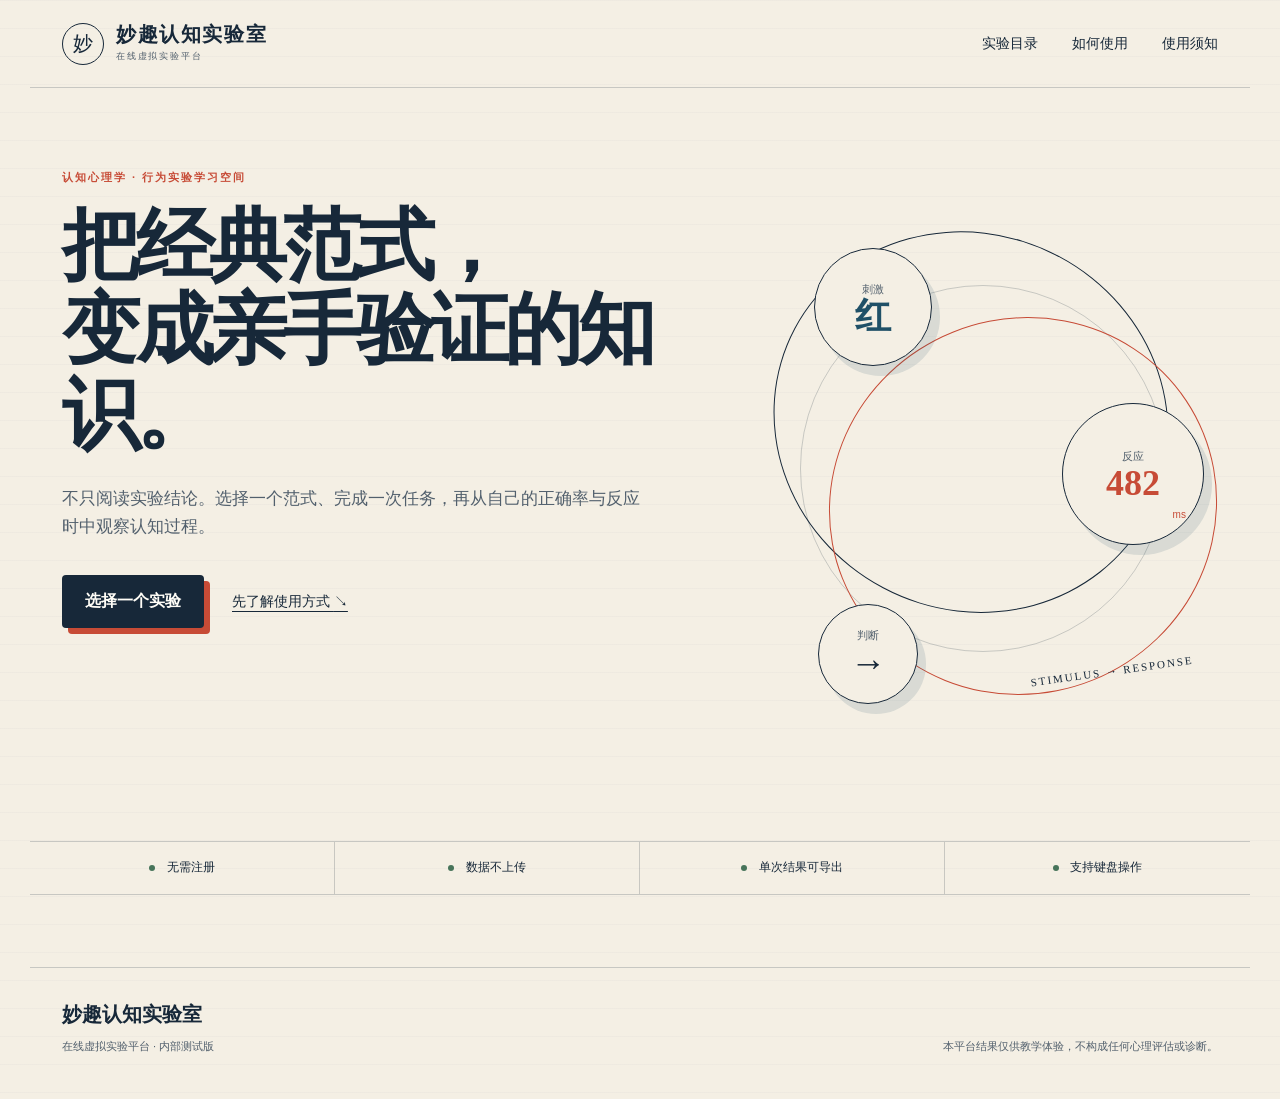
<file: index.html>
<!doctype html>
<html lang="zh-CN">
  <head>
    <meta charset="UTF-8" />
    <meta name="viewport" content="width=device-width, initial-scale=1.0" />
    <meta
      name="description"
      content="“妙趣认知实验室”在线虚拟实验平台，面向认知心理学学习者提供经典行为实验范式体验。"
    />
    <meta name="theme-color" content="#f4efe4" />
    <link rel="icon" href="./favicon.svg" type="image/svg+xml" />
    <title>“妙趣认知实验室”在线虚拟实验平台</title>
    <link rel="stylesheet" href="./styles.css" />
  </head>
  <body class="cover-page">
    <a class="skip-link" href="#cover-content">跳到首页内容</a>

    <header class="site-header">
      <a class="brand" href="#top" aria-label="妙趣认知实验室首页">
        <span class="brand-mark" aria-hidden="true">妙</span>
        <span>
          <strong>妙趣认知实验室</strong>
          <small>在线虚拟实验平台</small>
        </span>
      </a>
      <nav aria-label="主导航">
        <a href="./experiments.html">实验目录</a>
        <a href="./how-to-use.html">如何使用</a>
        <a href="./notice.html">使用须知</a>
      </nav>
    </header>

    <main id="top">
      <section class="hero" id="cover-content" aria-labelledby="hero-title">
        <div class="hero-copy">
          <p class="eyebrow">认知心理学 · 行为实验学习空间</p>
          <h1 id="hero-title">把经典范式，<br />变成亲手验证的知识。</h1>
          <p class="hero-intro">
            不只阅读实验结论。选择一个范式、完成一次任务，再从自己的正确率与反应时中观察认知过程。
          </p>
          <div class="hero-actions">
            <a class="button button-primary" href="./experiments.html">选择一个实验</a>
            <a class="text-link" href="./how-to-use.html">先了解使用方式 <span aria-hidden="true">↘</span></a>
          </div>
        </div>

        <div class="hero-visual" aria-label="认知实验反应时示意图">
          <div class="orbit orbit-one"></div>
          <div class="orbit orbit-two"></div>
          <div class="signal signal-a"><span>刺激</span><strong>红</strong></div>
          <div class="signal signal-b"><span>反应</span><strong>482</strong><small>ms</small></div>
          <div class="signal signal-c"><span>判断</span><strong>→</strong></div>
          <p>STIMULUS → RESPONSE</p>
        </div>
      </section>

      <section class="trust-strip" aria-label="平台特性">
        <span><i aria-hidden="true"></i> 无需注册</span>
        <span><i aria-hidden="true"></i> 数据不上传</span>
        <span><i aria-hidden="true"></i> 单次结果可导出</span>
        <span><i aria-hidden="true"></i> 支持键盘操作</span>
      </section>

    </main>

    <footer class="site-footer">
      <div>
        <strong>妙趣认知实验室</strong>
        <p>在线虚拟实验平台 · 内部测试版</p>
      </div>
      <p>本平台结果仅供教学体验，不构成任何心理评估或诊断。</p>
    </footer>

  </body>
</html>
</file>
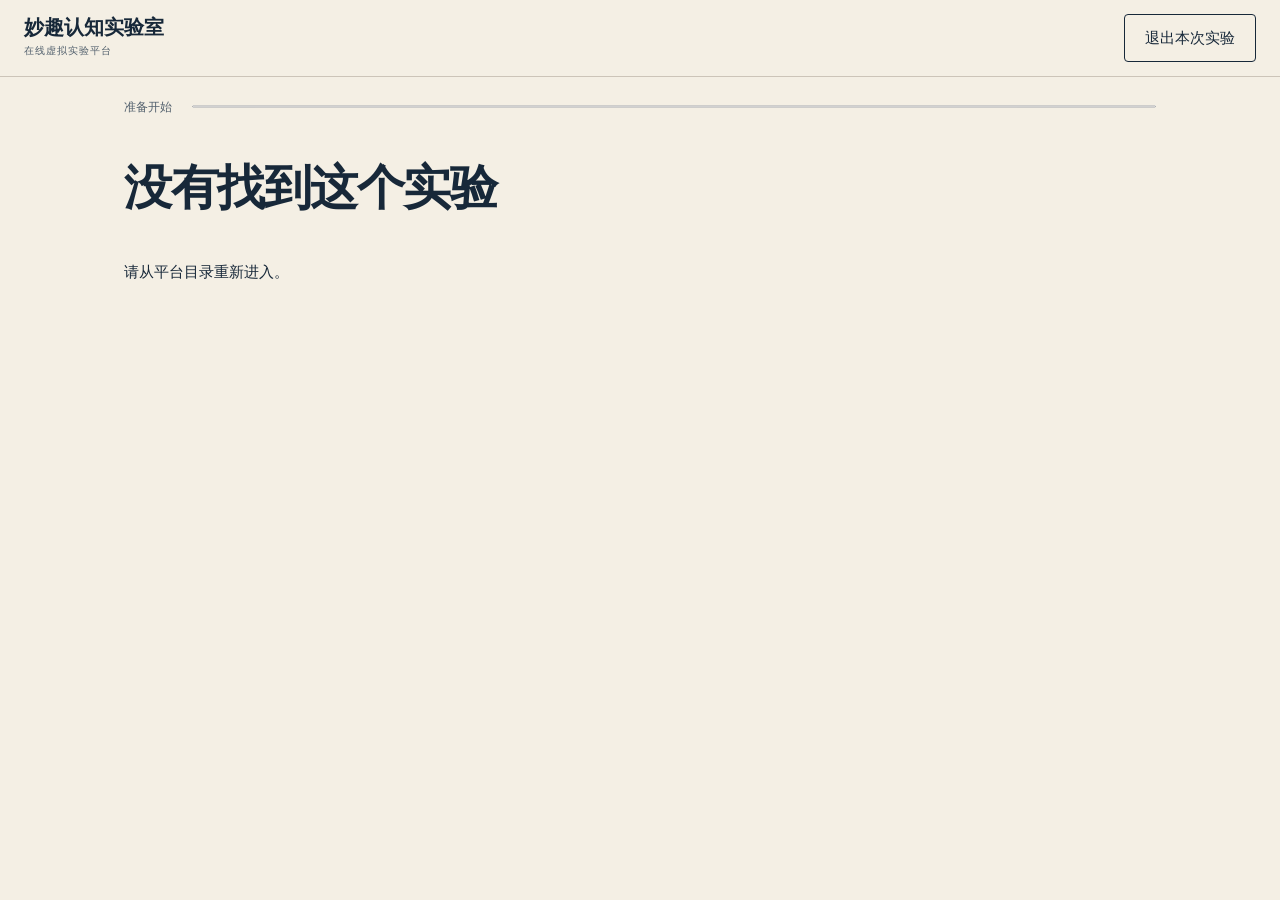
<file: paradigms/textbook/index.html>
<!doctype html>
<html lang="zh-CN">
<head>
  <meta charset="utf-8">
  <meta name="viewport" content="width=device-width, initial-scale=1, viewport-fit=cover">
  <title>教学实验｜妙趣认知实验室</title>
  <link rel="stylesheet" href="runtime.css">
</head>
<body>
  <header class="lab-header"><span class="lab-brand">妙趣认知实验室<small>在线虚拟实验平台</small></span><button id="exit" class="quiet" type="button">退出本次实验</button></header>
  <main>
    <div class="progress-bar"><span id="progress-text">准备开始</span><progress id="progress" value="0" max="1" aria-label="实验进度"></progress></div>
    <section id="stage" tabindex="-1" aria-label="实验任务"></section>
    <p id="visibility-note" role="status" hidden>实验期间切换了窗口，受影响的试次会标记为无效，导出数据中保留记录。</p>
  </main>
  <script src="runtime.js"></script>
  <script src="tasks/perception.js"></script>
  <script src="tasks/memory.js"></script>
  <script src="tasks/social-decision.js"></script>
  <script src="tasks/attention.js"></script>
  <script src="tasks/imagery.js"></script>
  <script src="tasks/language.js"></script>
  <script src="tasks/problem-solving.js"></script>
  <script>Textbook.launch();</script>
</body>
</html>
</file>
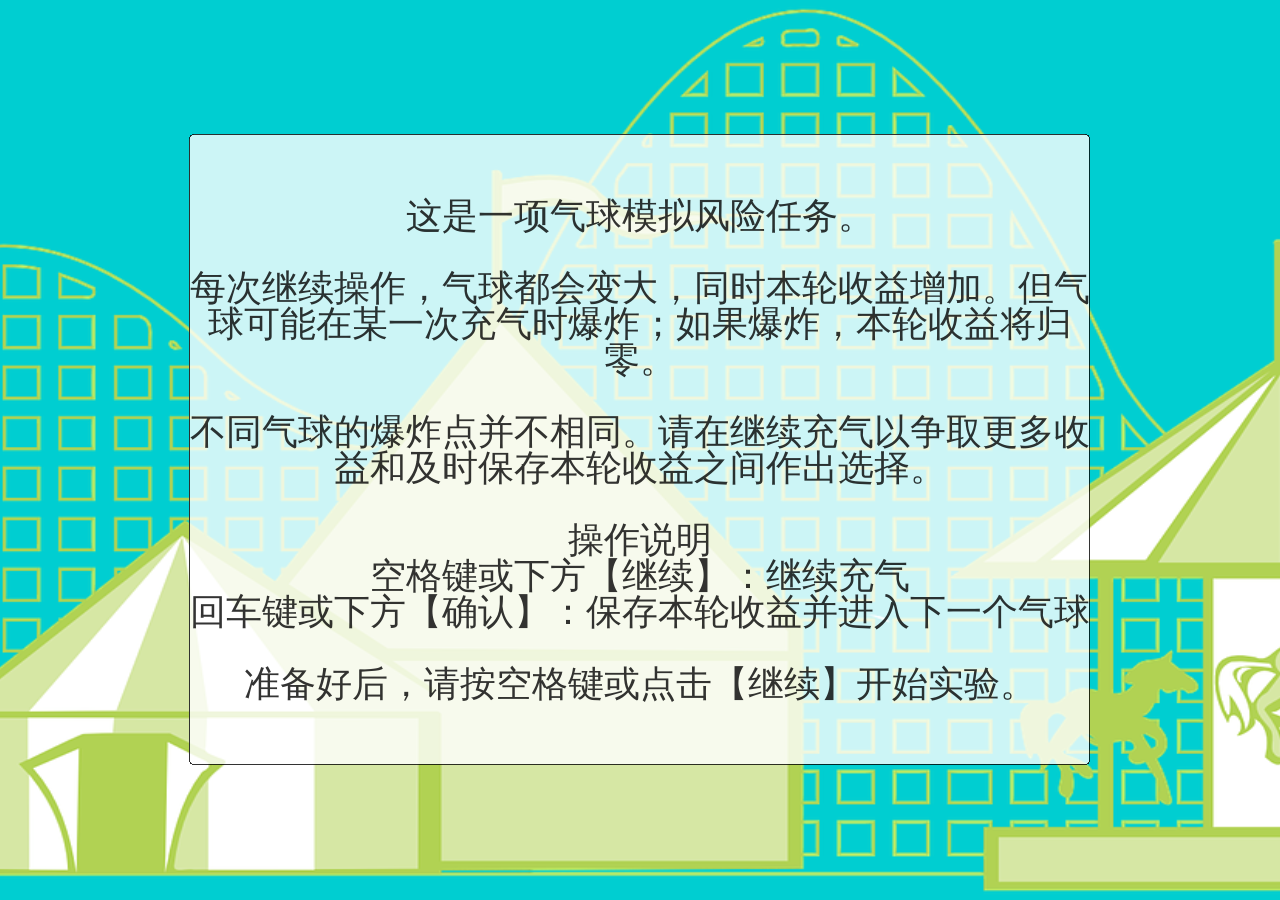
<file: paradigms/packages/bart/index.html>
<!doctype html>
<html>
  <head><script>window.addEventListener("message",function(e){if(e.source!==parent||e.data?.type!=="cognition-lab:key")return;var k=e.data.key,m={space:[" ","Space",32],return:["Enter","Enter",13],left:["ArrowLeft","ArrowLeft",37],up:["ArrowUp","ArrowUp",38],right:["ArrowRight","ArrowRight",39],down:["ArrowDown","ArrowDown",40]}[k]||[k,k.length===1?"Key"+k.toUpperCase():k,k.length===1?k.toUpperCase().charCodeAt(0):0],o={key:m[0],code:m[1],keyCode:m[2],which:m[2],bubbles:true};window.dispatchEvent(new KeyboardEvent("keydown",o));window.dispatchEvent(new KeyboardEvent("keyup",o))});</script>
    <meta charset="utf-8">
    <meta name="viewport" content="width=device-width, initial-scale=1, user-scalable=no">
    <title>bart [PsychoPy]</title>
    <!-- styles -->
    <link rel="stylesheet" href="./vendor/jquery-ui-1.12.1.min.css">
    <link rel="stylesheet" href="./lib/psychojs-2023.2.2.css">
  </head>
  <body tabindex="0">
    <div id="root"></div>
    <!-- external libraries -->
    <script src="./vendor/jquery-3.6.0.min.js"></script>
    <script src="./vendor/jquery-ui-1.12.1.min.js"></script>
    <script src="./vendor/preloadjs-1.0.1.min.js"></script>
    <!-- experiment -->
    <script src="./bart.js" type="module"></script>
  </body>
</html>
</file>
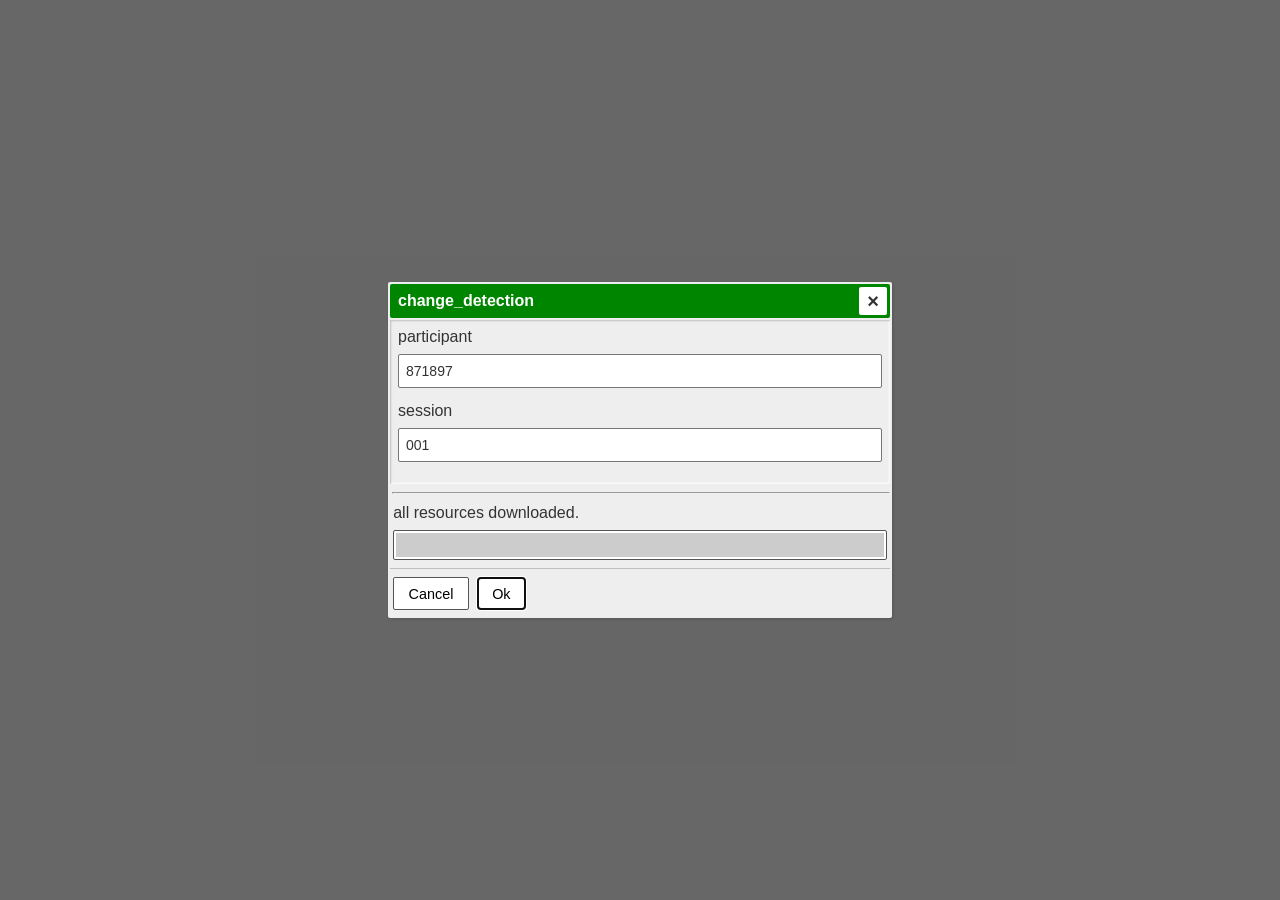
<file: paradigms/packages/change-detection/index.html>
<!doctype html>
<html>
  <head><script>window.addEventListener("message",function(e){if(e.source!==parent||e.data?.type!=="cognition-lab:key")return;var k=e.data.key,m={space:[" ","Space",32],return:["Enter","Enter",13],left:["ArrowLeft","ArrowLeft",37],up:["ArrowUp","ArrowUp",38],right:["ArrowRight","ArrowRight",39],down:["ArrowDown","ArrowDown",40]}[k]||[k,k.length===1?"Key"+k.toUpperCase():k,k.length===1?k.toUpperCase().charCodeAt(0):0],o={key:m[0],code:m[1],keyCode:m[2],which:m[2],bubbles:true};window.dispatchEvent(new KeyboardEvent("keydown",o));window.dispatchEvent(new KeyboardEvent("keyup",o))});</script><script>window.addEventListener("error",function(e){parent.postMessage({type:"cognition-lab:preview-error",message:e.message||"资源加载失败"},"*")});window.addEventListener("unhandledrejection",function(e){parent.postMessage({type:"cognition-lab:preview-error",message:String(e.reason?.message||e.reason||"程序运行失败")},"*")});</script>
    <meta charset="utf-8">
    <meta name="viewport" content="width=device-width, initial-scale=1, user-scalable=no">
    <title>change_detection [PsychoPy]</title>
    <!-- styles -->
    <link rel="stylesheet" href="./vendor/jquery-ui-1.12.1.min.css">
    <link rel="stylesheet" href="./lib/psychojs-2024.2.4.css">
  </head>
  <body>
    <div id="root"></div>
    <!-- external libraries -->
    <script src="./vendor/jquery-3.6.0.min.js"></script>
    <script src="./vendor/jquery-ui-1.12.1.min.js"></script>
    <script src="./vendor/preloadjs-1.0.1.min.js"></script>
    <!-- experiment -->
    <script src="./change_detection.js" type="module"></script>
    <!-- legacy browsers -->
    <script src="./lib/psychojs-2024.2.4.iife.js" nomodule></script>
    <script src="./change_detection-legacy-browsers.js" nomodule></script>
  </body>
</html>
</file>
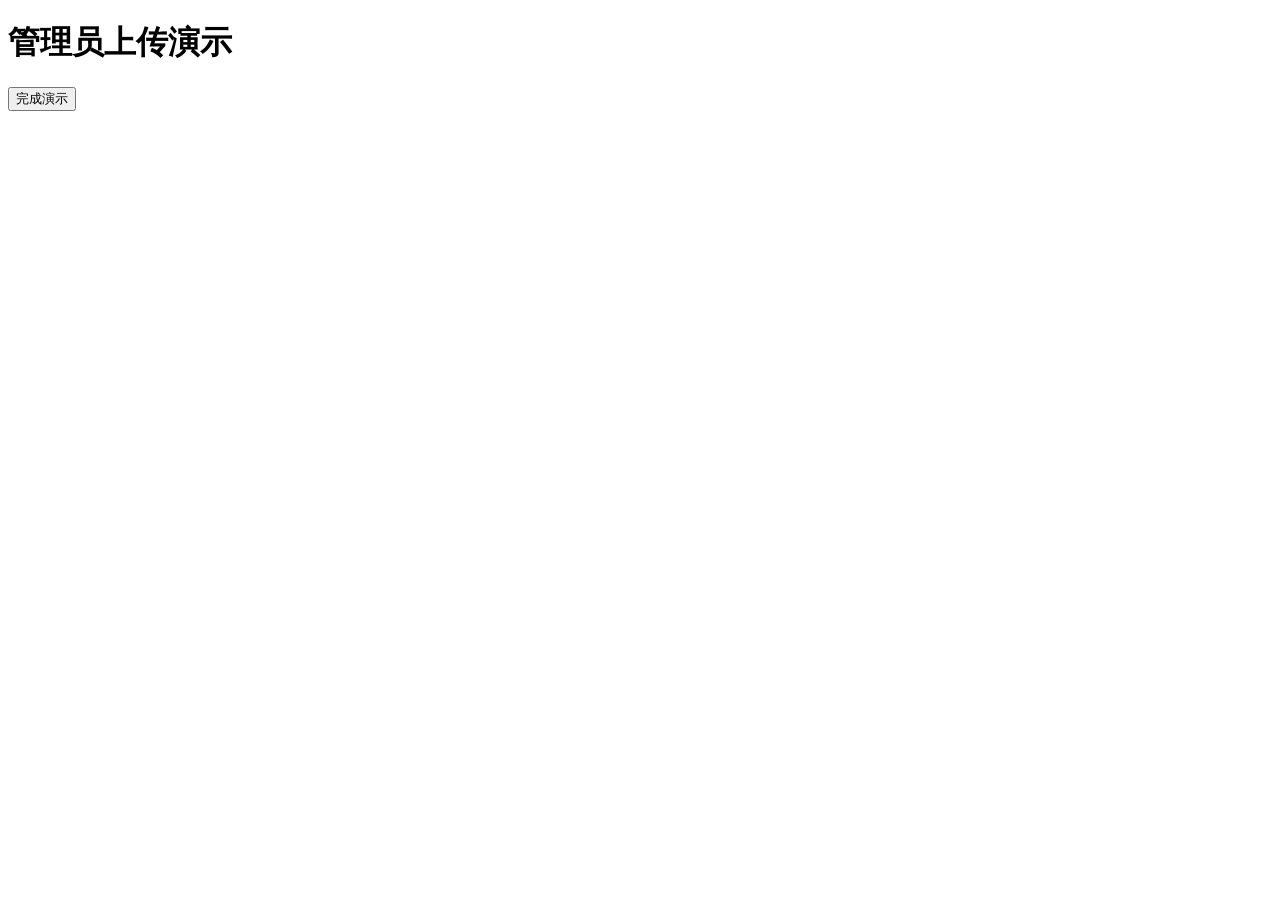
<file: tests/fixtures/admin-demo/index.html>
<!doctype html>
<html lang="zh-CN">
  <head><meta charset="UTF-8"><title>管理员上传演示</title></head>
  <body>
    <main><h1>管理员上传演示</h1><button id="finish">完成演示</button></main>
    <script>
      document.querySelector("#finish").addEventListener("click", () => {
        window.parent.postMessage({
          type: "cognition-lab:complete",
          trials: [
            { trial: 1, condition: "target", correct: true, rt: 420 },
            { trial: 2, condition: "target", correct: true, rt: 510 }
          ]
        }, "*");
      });
    </script>
  </body>
</html>
</file>
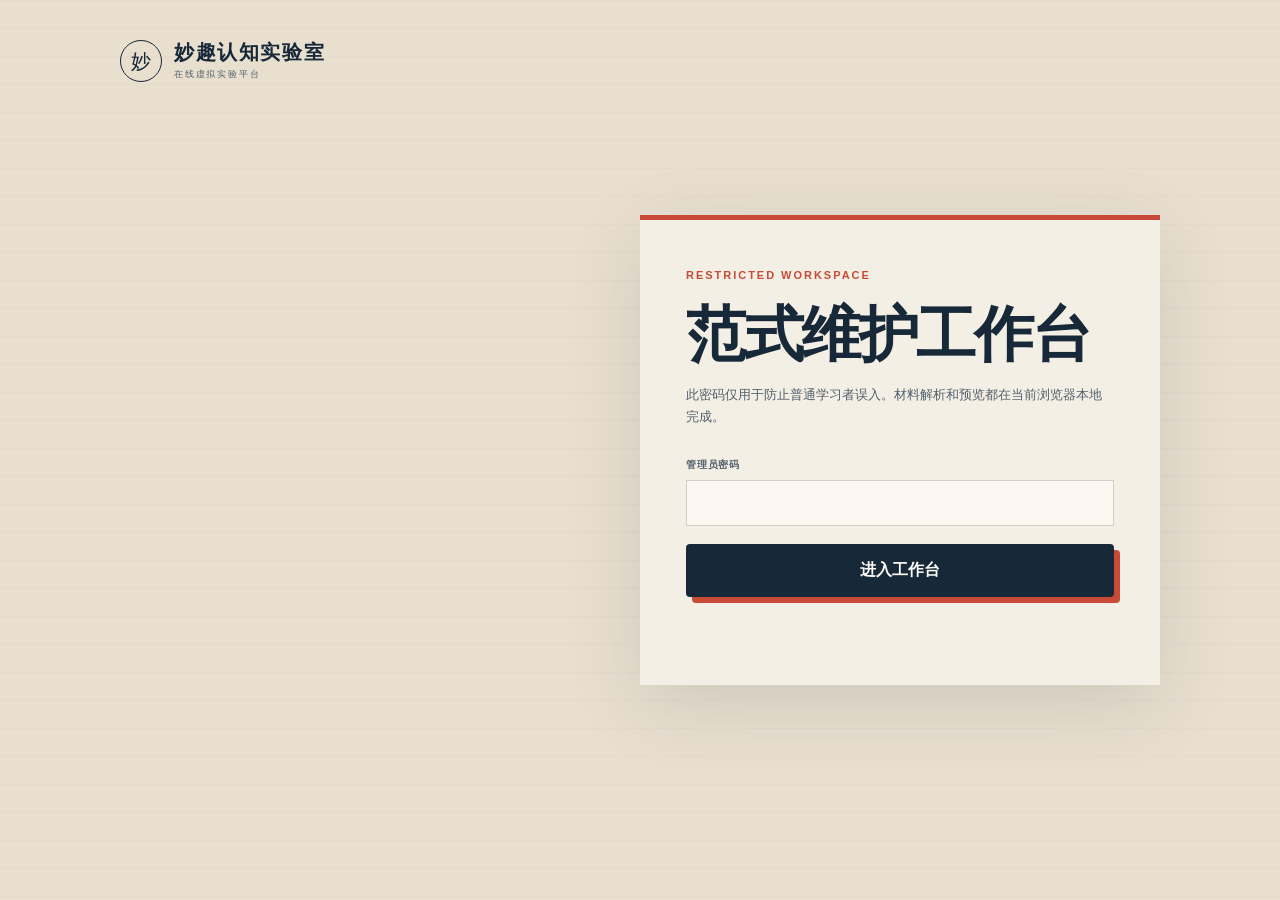
<file: admin.html>
<!doctype html>
<html lang="zh-CN">
  <head>
    <meta charset="UTF-8" />
    <meta name="viewport" content="width=device-width, initial-scale=1.0" />
    <meta name="robots" content="noindex,nofollow,noarchive" />
    <meta name="theme-color" content="#f4efe4" />
    <link rel="icon" href="./favicon.svg" type="image/svg+xml" />
    <title>范式维护工作台｜“妙趣认知实验室”在线虚拟实验平台</title>
    <link rel="stylesheet" href="./styles.css" />
    <script src="./paradigms/catalog.generated.js"></script>
    <script src="./platform.js"></script>
    <script src="./archive.js"></script>
    <script src="./admin.js" defer></script>
  </head>
  <body class="admin-page">
    <main>
      <section class="admin-login" id="admin-login" aria-labelledby="login-title">
        <a class="brand" href="./index.html">
          <span class="brand-mark" aria-hidden="true">妙</span>
          <span><strong>妙趣认知实验室</strong><small>在线虚拟实验平台</small></span>
        </a>
        <div class="login-card">
          <p class="eyebrow">RESTRICTED WORKSPACE</p>
          <h1 id="login-title">范式维护工作台</h1>
          <p>此密码仅用于防止普通学习者误入。材料解析和预览都在当前浏览器本地完成。</p>
          <form id="login-form">
            <label><span>管理员密码</span><input id="admin-password" type="password" autocomplete="current-password" required /></label>
            <button class="button button-primary" type="submit">进入工作台</button>
            <p class="form-error" id="login-error" role="alert"></p>
          </form>
        </div>
      </section>

      <section class="admin-workspace" id="admin-workspace" hidden>
        <header class="admin-header">
          <a class="brand" href="./index.html"><span class="brand-mark" aria-hidden="true">妙</span><span><strong>妙趣认知实验室</strong><small>在线虚拟实验平台 · 范式维护</small></span></a>
          <div><span>仅在本地处理</span><button class="text-button" id="admin-logout" type="button">退出</button></div>
        </header>

        <div class="admin-shell">
          <aside class="admin-intro">
            <p class="eyebrow">CHANGE PACK BUILDER</p>
            <h1>先验证，再进入公开目录。</h1>
            <p>添加、替换和删除不会直接修改 GitHub。完成检查后导出变更包，再由教材编写人员同步到仓库。</p>
            <ol class="admin-steps">
              <li class="active"><span>01</span>读取范式文件</li>
              <li><span>02</span>补齐说明与配置</li>
              <li><span>03</span>预览并完成试做</li>
              <li><span>04</span>导出变更包</li>
            </ol>
          </aside>

          <div class="admin-main">
            <section class="admin-panel" aria-labelledby="upload-title">
              <header><div><p class="eyebrow">ADD OR REPLACE</p><h2 id="upload-title">读取范式包</h2></div><span class="panel-status" id="package-status">尚未选择文件</span></header>
              <div class="upload-options">
                <label class="drop-choice"><input id="zip-input" type="file" accept=".zip,application/zip" /><strong>上传 ZIP</strong><span>读取完整压缩包，最大 100 MB</span></label>
                <label class="drop-choice"><input id="folder-input" type="file" webkitdirectory multiple /><strong>选择文件夹</strong><span>适合已经解压的实验程序</span></label>
              </div>
              <p class="local-note">文件不会离开此设备。RAR 与 7z 暂不支持。</p>
            </section>

            <section class="admin-panel" id="metadata-panel" hidden aria-labelledby="metadata-title">
              <header><div><p class="eyebrow">PACKAGE PROFILE</p><h2 id="metadata-title">范式信息</h2></div><span class="panel-status" id="file-summary"></span></header>
              <div class="form-grid form-grid-primary">
                <label><span>范式名称</span><input id="field-name" required placeholder="点探测任务" /></label>
                <label><span>认知领域</span><input id="field-category" required placeholder="注意与执行控制" /></label>
                <label><span>预计时长</span><input id="field-duration" required placeholder="约 5 分钟" /></label>
                <label><span>许可证</span><input id="field-license" required placeholder="MIT 或见 LICENSE" /></label>
                <label class="form-wide"><span>简短简介</span><textarea id="field-summary" rows="2" required></textarea></label>
              </div>
              <details class="advanced-settings">
                <summary><span>高级配置</span><small>系统已自动填写，通常无需修改</small></summary>
                <div class="form-grid">
                  <label><span>范式 ID</span><input id="field-id" required pattern="[a-z0-9][a-z0-9-]*" placeholder="dot-probe" /></label>
                  <label><span>任务类型</span><input id="field-task" required placeholder="空间选择反应" /></label>
                  <label><span>入口文件</span><input id="field-entry" required placeholder="index.html" /></label>
                  <label><span>结果模板</span><select id="field-profile"><option value="generic">通用行为指标</option><option value="difference">条件差异</option><option value="dot-probe">点探测注意偏向</option><option value="bart">BART 风险指标</option></select></label>
                  <label><span>正确字段</span><input id="field-correct" value="correct" /></label>
                  <label><span>反应时字段</span><input id="field-rt" value="rt" /></label>
                  <label><span>条件字段</span><input id="field-condition" value="condition" /></label>
                  <label><span>条件 A / B</span><input id="field-levels" placeholder="incongruent, congruent" /></label>
                  <label><span>BART 充气次数字段</span><input id="field-pumps" value="nPumps" /></label>
                  <label><span>BART 爆炸字段</span><input id="field-popped" value="popped" /></label>
                  <label><span>BART 收益字段</span><input id="field-earnings" value="earnings" /></label>
                  <label class="form-wide"><span>来源链接（可选）</span><input id="field-source" type="url" placeholder="https://…" /></label>
                </div>
              </details>
            </section>

            <section class="admin-panel" id="description-panel" hidden aria-labelledby="description-title">
              <header><div><p class="eyebrow">LEARNING NOTE</p><h2 id="description-title">范式说明</h2></div><label class="small-upload">载入 .md<input id="markdown-input" type="file" accept=".md,text/markdown,text/plain" /></label></header>
              <div class="editor-grid">
                <label><span>Markdown 文本</span><textarea id="description-editor" rows="18" spellcheck="false"></textarea></label>
                <div><span class="field-label">页面预览</span><article class="markdown-body markdown-preview" id="description-preview"></article></div>
              </div>
            </section>

            <section class="admin-panel" id="validation-panel" hidden aria-labelledby="validation-title">
              <header><div><p class="eyebrow">IMPORT STATUS</p><h2 id="validation-title">导入结果</h2></div><button class="button button-secondary" id="run-validation" type="button">重新检查</button></header>
              <div class="validation-summary" id="validation-summary" role="status" aria-live="polite"></div>
              <div class="validation-actions" id="validation-actions"></div>
              <details class="technical-details">
                <summary id="validation-details-summary">查看完整检查</summary>
                <div class="validation-list" id="validation-list"></div>
              </details>
              <div class="preview-controls">
                <button class="button button-secondary" id="open-preview" type="button">打开实验预览</button>
                <label class="confirmation"><input id="manual-confirmation" type="checkbox" /> 我已完整试做，并确认实验结束后成功生成结果数据。</label>
              </div>
              <div class="experiment-preview" id="experiment-preview" hidden>
                <header><strong>隔离运行预览</strong><button class="text-button" id="close-preview" type="button">关闭预览</button></header>
                <iframe id="preview-frame" title="上传范式运行预览" sandbox="allow-scripts allow-forms allow-modals allow-pointer-lock" allow="fullscreen" allowfullscreen></iframe>
                <p id="runtime-status">等待实验发送完成事件…</p>
              </div>
              <button class="button button-primary" id="stage-package" type="button" disabled>加入待导出清单</button>
            </section>

            <section class="admin-panel" aria-labelledby="library-title">
              <header><div><p class="eyebrow">PUBLISHED PACKAGES</p><h2 id="library-title">现有范式管理</h2></div><span class="panel-status">扩展范式可编辑，核心范式受保护</span></header>
              <div class="library-list" id="library-list"></div>
            </section>

            <section class="admin-panel change-panel" aria-labelledby="changes-title">
              <header><div><p class="eyebrow">EXPORT</p><h2 id="changes-title">待导出变更</h2></div><span class="change-count" id="change-count">0</span></header>
              <div class="change-list" id="change-list"><p class="empty-copy">还没有添加、替换或删除操作。</p></div>
              <button class="button button-primary" id="export-changes" type="button" disabled>导出范式库变更包</button>
              <p class="local-note">导出后仍需将变更包应用到项目仓库并推送，公开网站才会更新。</p>
            </section>
          </div>
        </div>
      </section>
    </main>
    <div class="toast" id="toast" role="status" aria-live="polite"></div>
  </body>
</html>
</file>
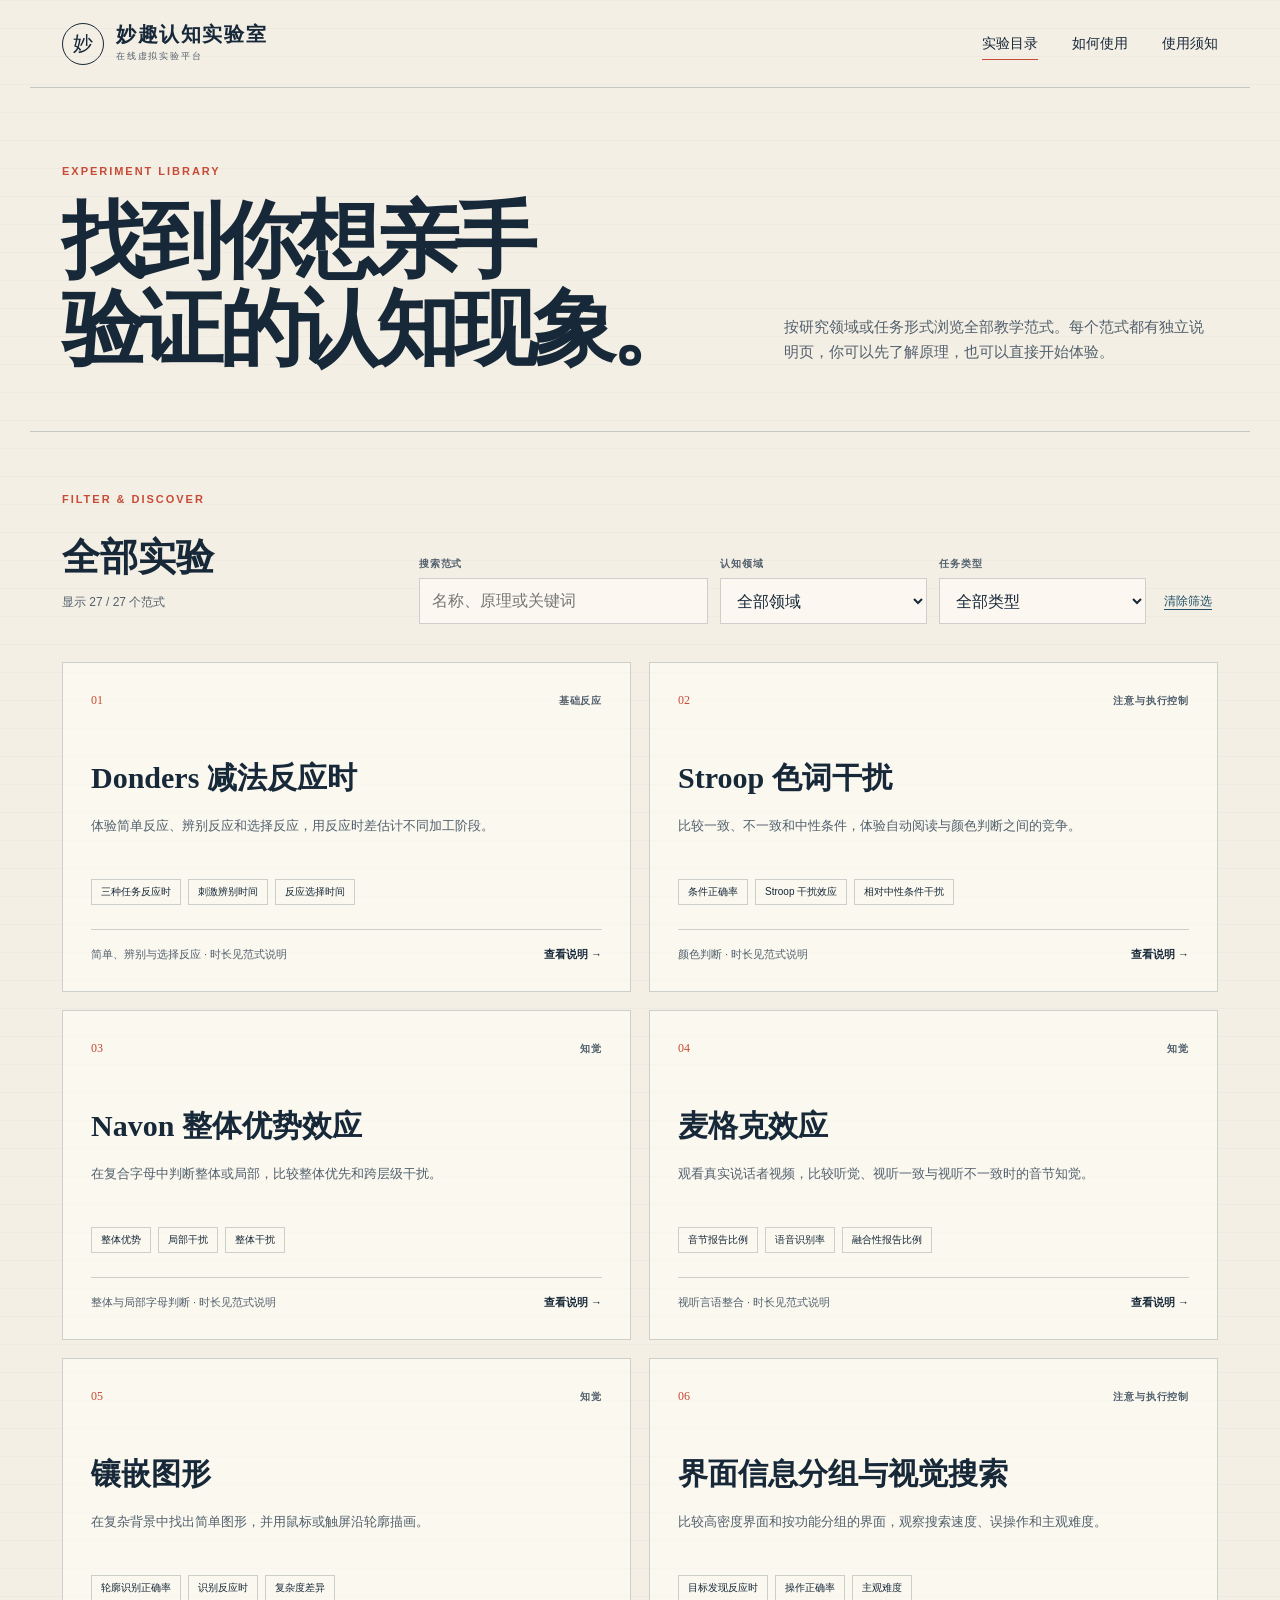
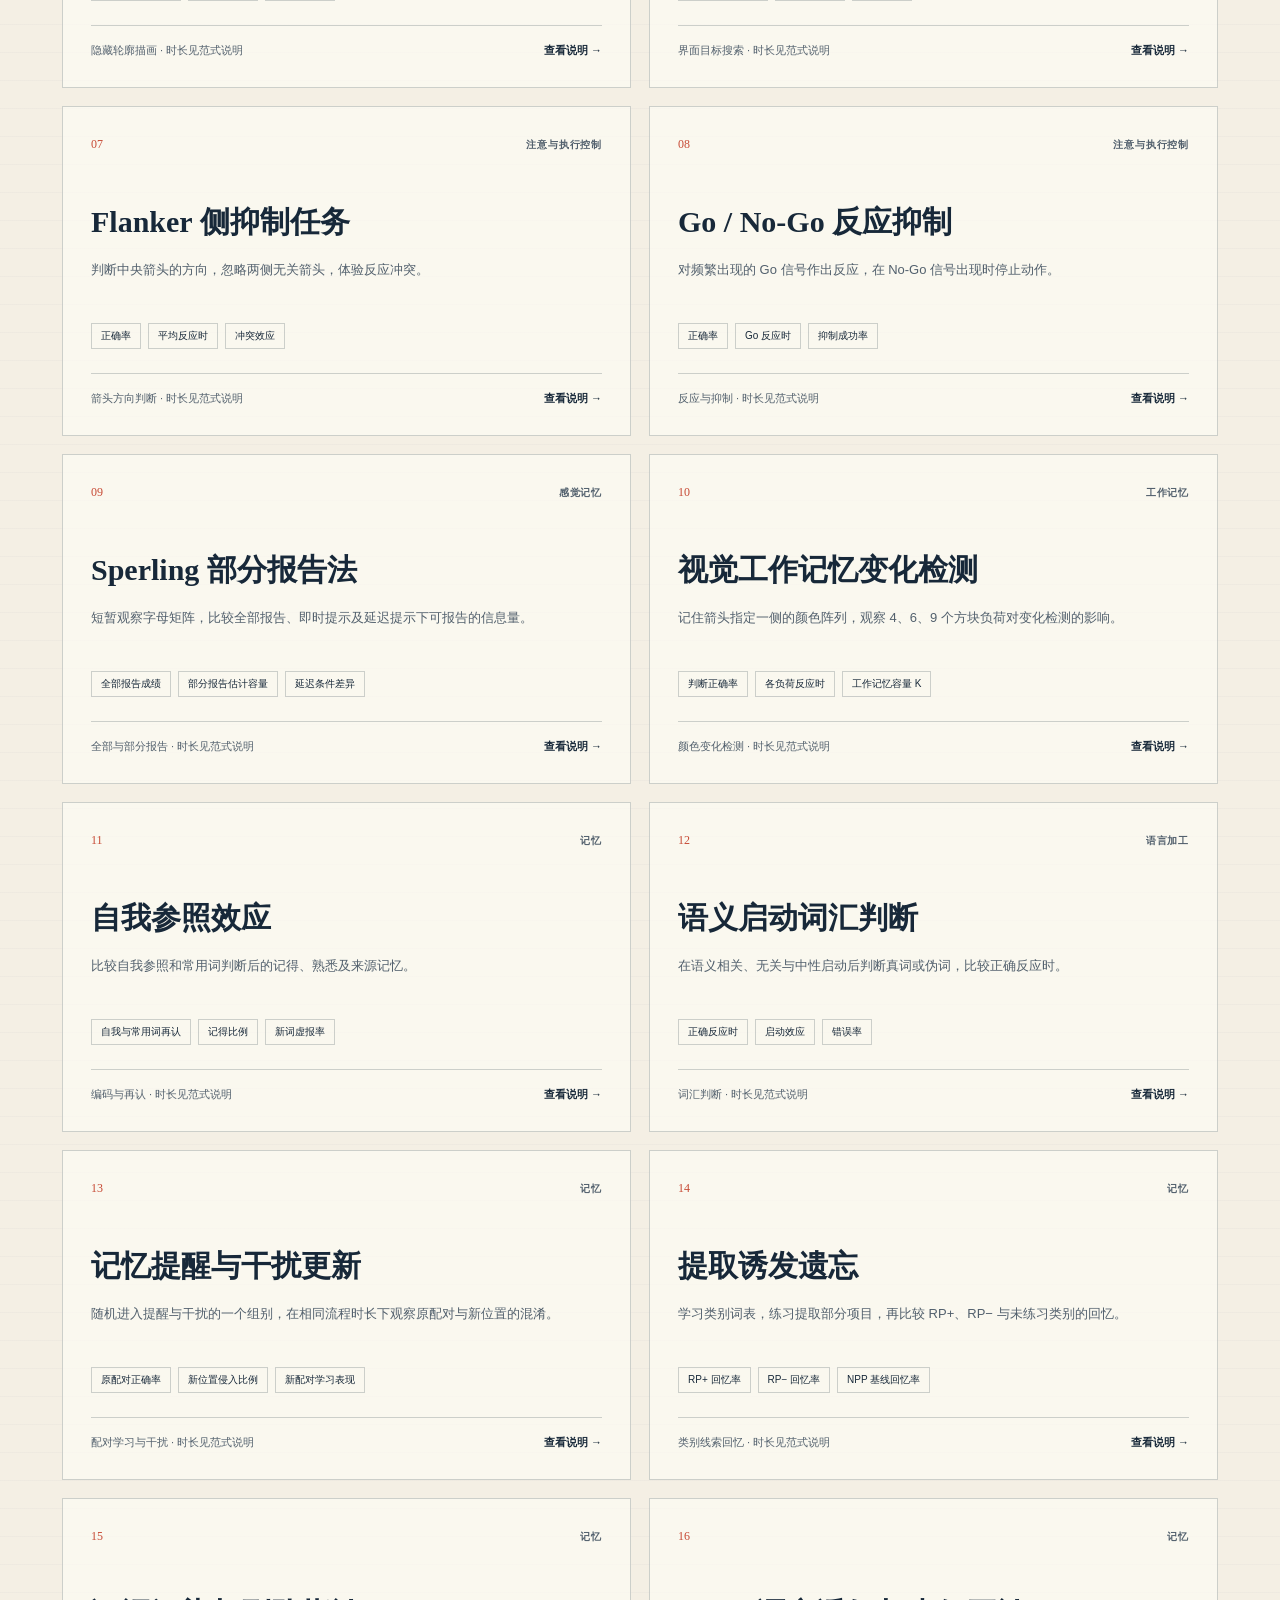
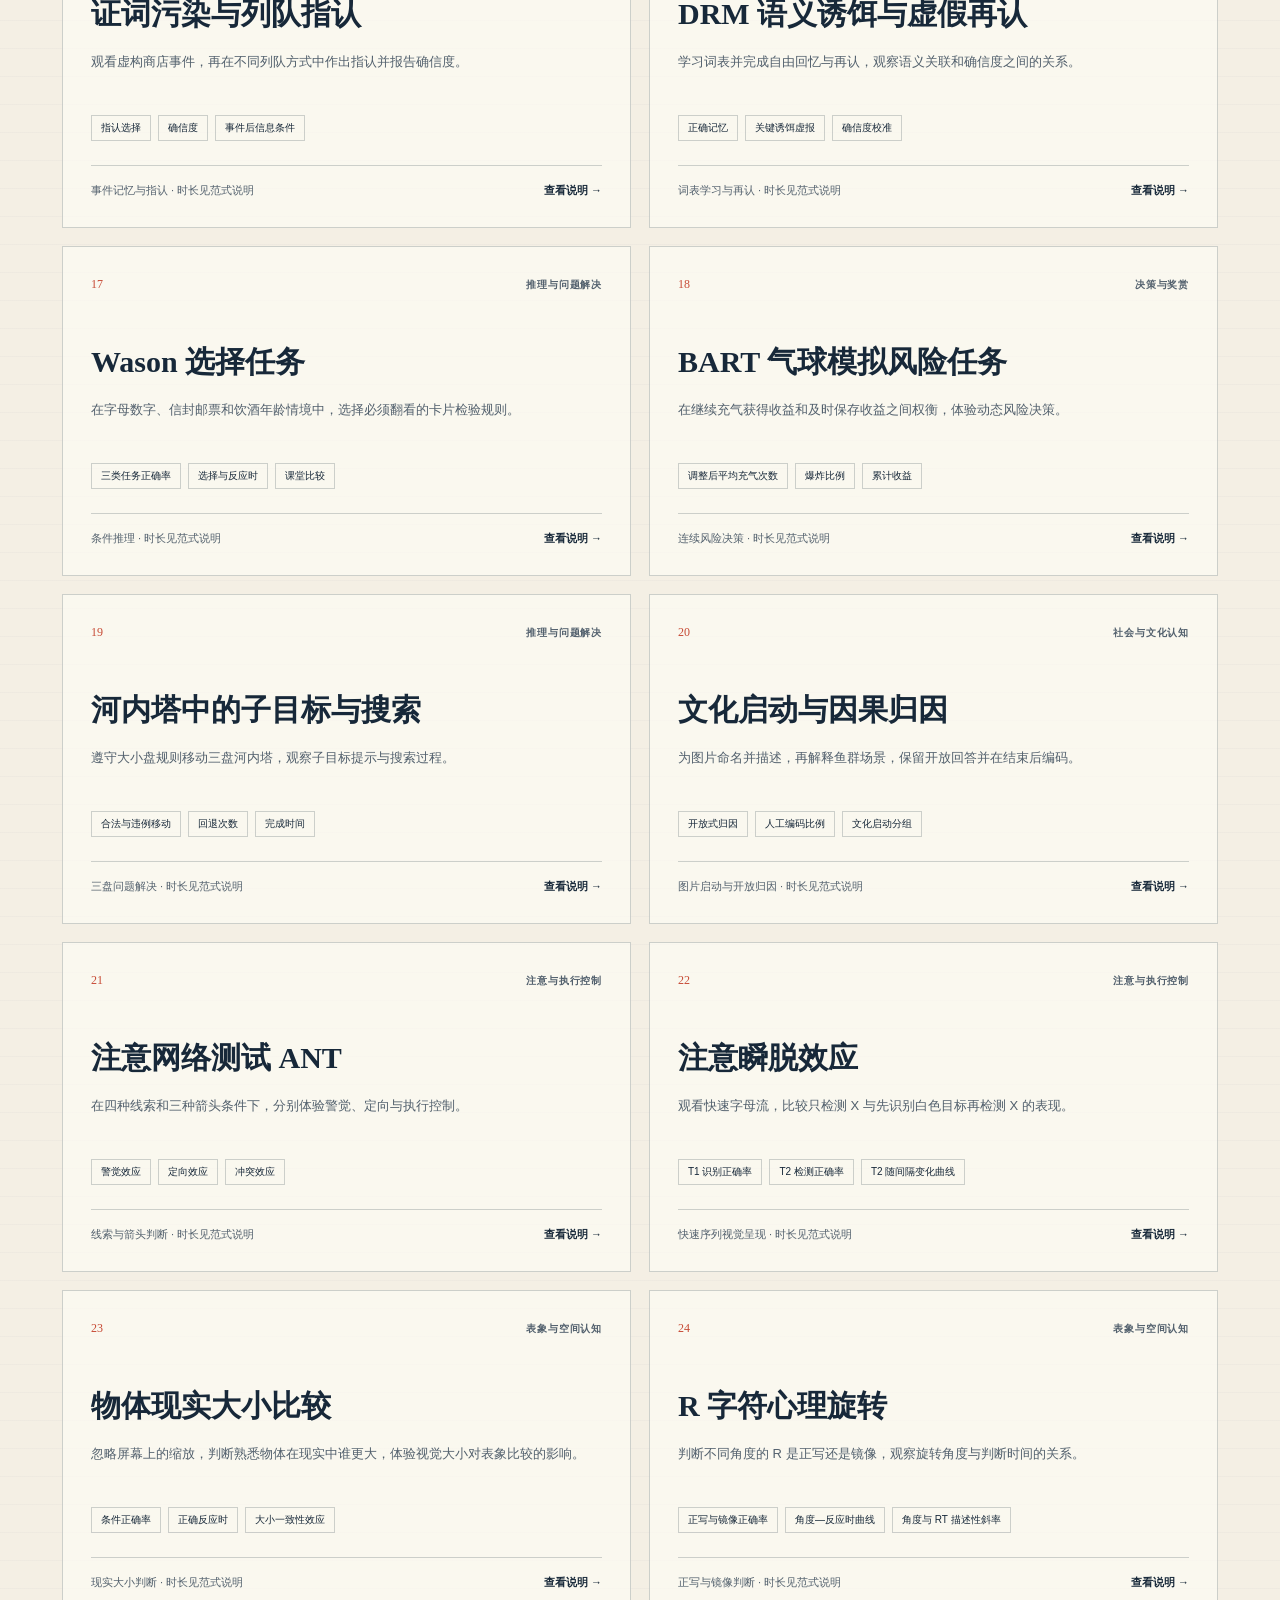
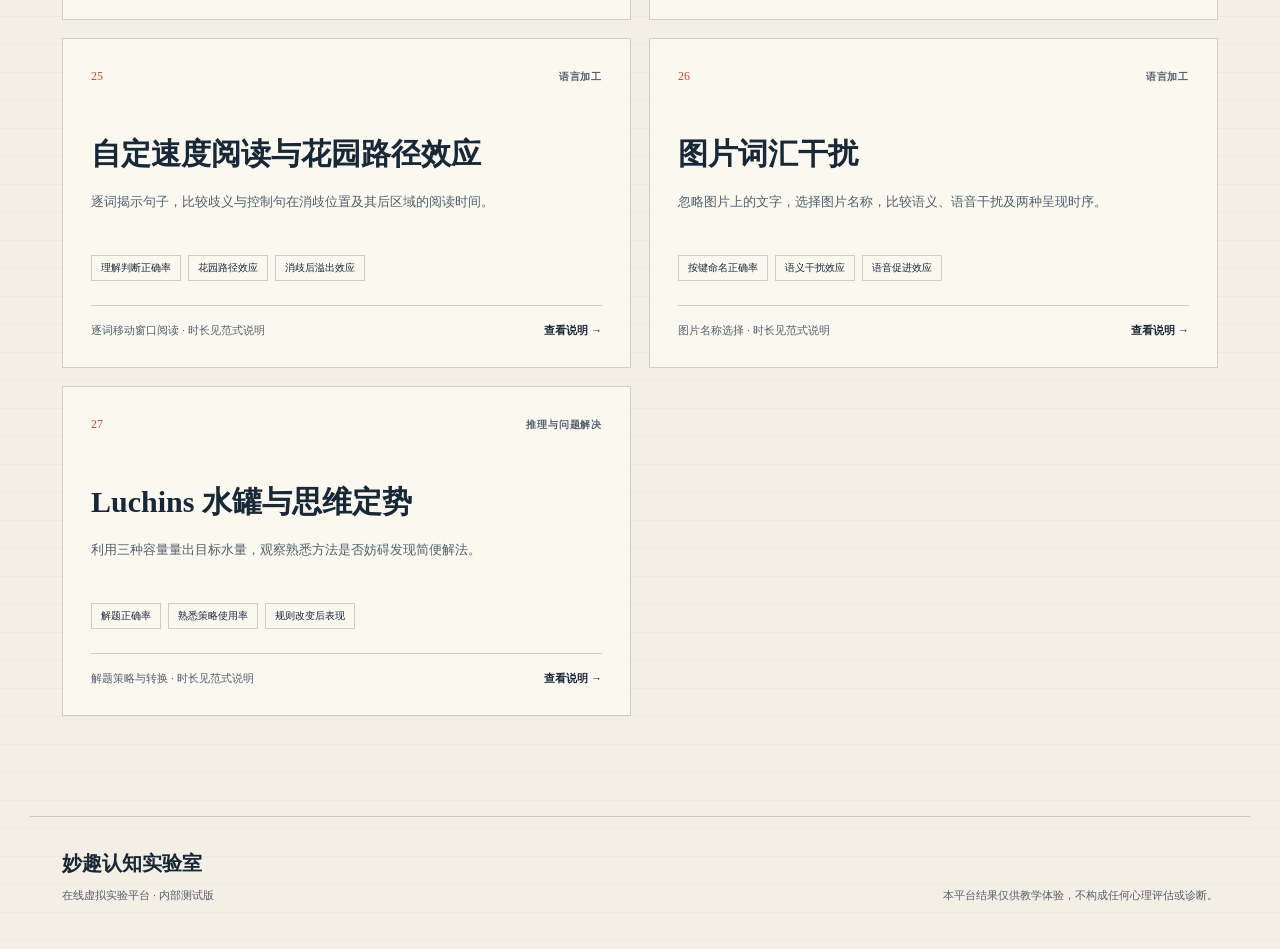
<file: experiments.html>
<!doctype html>
<html lang="zh-CN">
  <head>
    <meta charset="UTF-8" />
    <meta name="viewport" content="width=device-width, initial-scale=1.0" />
    <meta name="description" content="浏览和筛选妙趣认知实验室收录的认知心理学行为实验范式。" />
    <meta name="theme-color" content="#f4efe4" />
    <link rel="icon" href="./favicon.svg" type="image/svg+xml" />
    <title>实验目录｜“妙趣认知实验室”在线虚拟实验平台</title>
    <link rel="stylesheet" href="./styles.css" />
    <script src="./paradigms/catalog.generated.js"></script>
    <script src="./platform.js"></script>
    <script src="./catalog-page.js" defer></script>
  </head>
  <body>
    <a class="skip-link" href="#catalog-results">跳到实验列表</a>
    <header class="site-header">
      <a class="brand" href="./index.html" aria-label="返回妙趣认知实验室首页">
        <span class="brand-mark" aria-hidden="true">妙</span>
        <span><strong>妙趣认知实验室</strong><small>在线虚拟实验平台</small></span>
      </a>
      <nav aria-label="主导航">
        <a href="./experiments.html" aria-current="page">实验目录</a>
        <a href="./how-to-use.html">如何使用</a>
        <a href="./notice.html">使用须知</a>
      </nav>
    </header>

    <main>
      <section class="catalog-hero section-shell">
        <p class="eyebrow">EXPERIMENT LIBRARY</p>
        <div class="catalog-hero-grid">
          <h1>找到你想亲手<br />验证的认知现象。</h1>
          <p>按研究领域或任务形式浏览全部教学范式。每个范式都有独立说明页，你可以先了解原理，也可以直接开始体验。</p>
        </div>
      </section>

      <section class="catalog-workspace section-shell" aria-labelledby="catalog-title">
        <header class="catalog-toolbar">
          <div>
            <p class="eyebrow">FILTER &amp; DISCOVER</p>
            <h2 id="catalog-title">全部实验</h2>
            <p class="catalog-count" id="catalog-count" aria-live="polite"></p>
          </div>
          <div class="catalog-filters" role="search">
            <label class="search-field">
              <span>搜索范式</span>
              <input id="catalog-search" type="search" placeholder="名称、原理或关键词" autocomplete="off" />
            </label>
            <label>
              <span>认知领域</span>
              <select id="category-filter"><option value="">全部领域</option></select>
            </label>
            <label>
              <span>任务类型</span>
              <select id="task-filter"><option value="">全部类型</option></select>
            </label>
            <button class="filter-reset" id="clear-filters" type="button">清除筛选</button>
          </div>
        </header>

        <div class="catalog-grid" id="catalog-results"></div>
        <div class="catalog-empty" id="catalog-empty" hidden>
          <span aria-hidden="true">∅</span>
          <h3>没有找到匹配的范式</h3>
          <p>换一个关键词，或清除筛选条件后再看看。</p>
          <button class="button button-secondary" type="button" data-clear-filters>查看全部实验</button>
        </div>
      </section>
    </main>

    <footer class="site-footer">
      <div><strong>妙趣认知实验室</strong><p>在线虚拟实验平台 · 内部测试版</p></div>
      <p>本平台结果仅供教学体验，不构成任何心理评估或诊断。</p>
    </footer>
  </body>
</html>
</file>
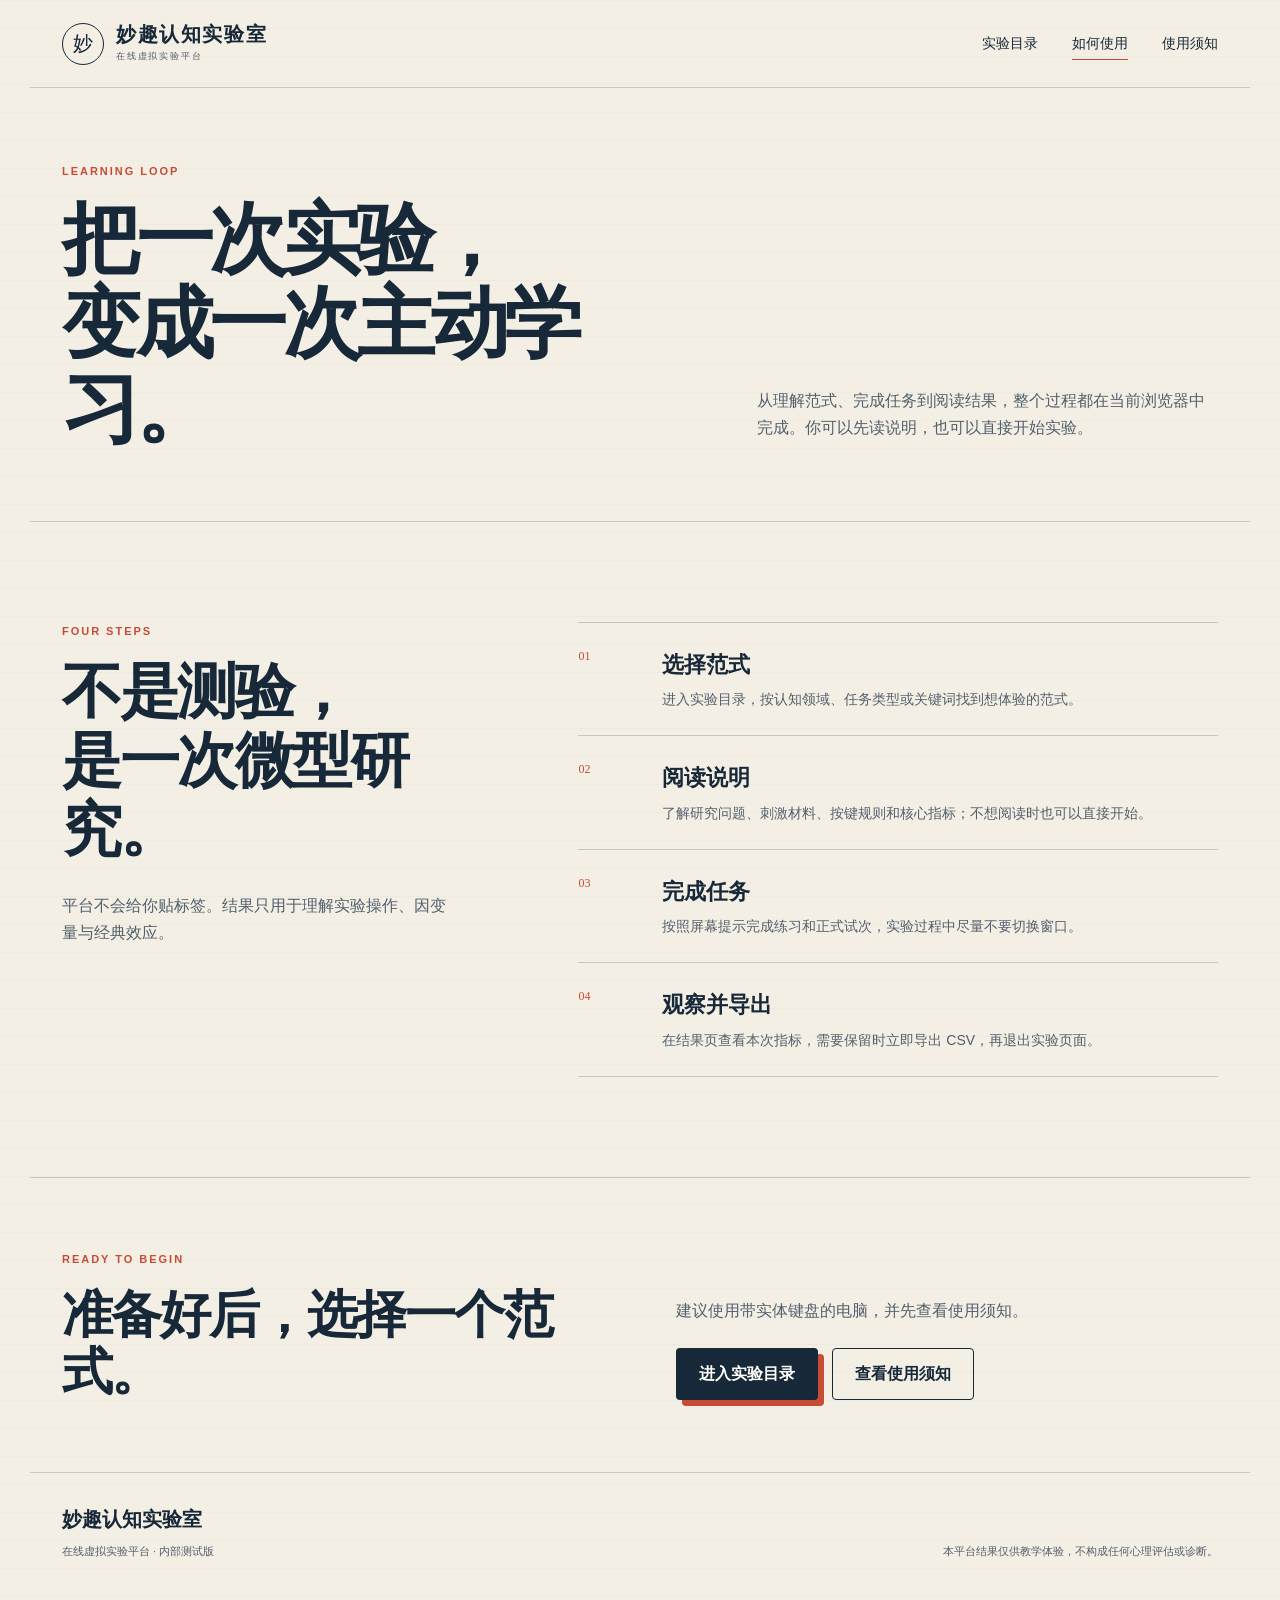
<file: how-to-use.html>
<!doctype html>
<html lang="zh-CN">
  <head>
    <meta charset="UTF-8" />
    <meta name="viewport" content="width=device-width, initial-scale=1.0" />
    <meta name="description" content="了解如何在妙趣认知实验室完成认知心理学行为实验并查看本次结果。" />
    <meta name="theme-color" content="#f4efe4" />
    <link rel="icon" href="./favicon.svg" type="image/svg+xml" />
    <title>如何使用｜“妙趣认知实验室”在线虚拟实验平台</title>
    <link rel="stylesheet" href="./styles.css" />
  </head>
  <body class="info-page">
    <a class="skip-link" href="#main-content">跳到使用说明</a>
    <header class="site-header">
      <a class="brand" href="./index.html" aria-label="返回妙趣认知实验室首页">
        <span class="brand-mark" aria-hidden="true">妙</span>
        <span><strong>妙趣认知实验室</strong><small>在线虚拟实验平台</small></span>
      </a>
      <nav aria-label="主导航">
        <a href="./experiments.html">实验目录</a>
        <a href="./how-to-use.html" aria-current="page">如何使用</a>
        <a href="./notice.html">使用须知</a>
      </nav>
    </header>

    <main id="main-content">
      <section class="info-hero section-shell" aria-labelledby="page-title">
        <p class="eyebrow">LEARNING LOOP</p>
        <div class="info-hero-grid">
          <h1 id="page-title">把一次实验，<br />变成一次主动学习。</h1>
          <p>从理解范式、完成任务到阅读结果，整个过程都在当前浏览器中完成。你可以先读说明，也可以直接开始实验。</p>
        </div>
      </section>

      <section class="method section-shell" aria-labelledby="method-title">
        <div class="method-intro">
          <p class="eyebrow">FOUR STEPS</p>
          <h2 id="method-title">不是测验，<br />是一次微型研究。</h2>
          <p>平台不会给你贴标签。结果只用于理解实验操作、因变量与经典效应。</p>
        </div>
        <ol class="method-steps">
          <li><span>01</span><div><h3>选择范式</h3><p>进入实验目录，按认知领域、任务类型或关键词找到想体验的范式。</p></div></li>
          <li><span>02</span><div><h3>阅读说明</h3><p>了解研究问题、刺激材料、按键规则和核心指标；不想阅读时也可以直接开始。</p></div></li>
          <li><span>03</span><div><h3>完成任务</h3><p>按照屏幕提示完成练习和正式试次，实验过程中尽量不要切换窗口。</p></div></li>
          <li><span>04</span><div><h3>观察并导出</h3><p>在结果页查看本次指标，需要保留时立即导出 CSV，再退出实验页面。</p></div></li>
        </ol>
      </section>

      <section class="info-action section-shell" aria-labelledby="ready-title">
        <div><p class="eyebrow">READY TO BEGIN</p><h2 id="ready-title">准备好后，选择一个范式。</h2></div>
        <div><p>建议使用带实体键盘的电脑，并先查看使用须知。</p><div class="info-action-buttons"><a class="button button-primary" href="./experiments.html">进入实验目录</a><a class="button button-secondary" href="./notice.html">查看使用须知</a></div></div>
      </section>
    </main>

    <footer class="site-footer">
      <div><strong>妙趣认知实验室</strong><p>在线虚拟实验平台 · 内部测试版</p></div>
      <p>本平台结果仅供教学体验，不构成任何心理评估或诊断。</p>
    </footer>
  </body>
</html>
</file>
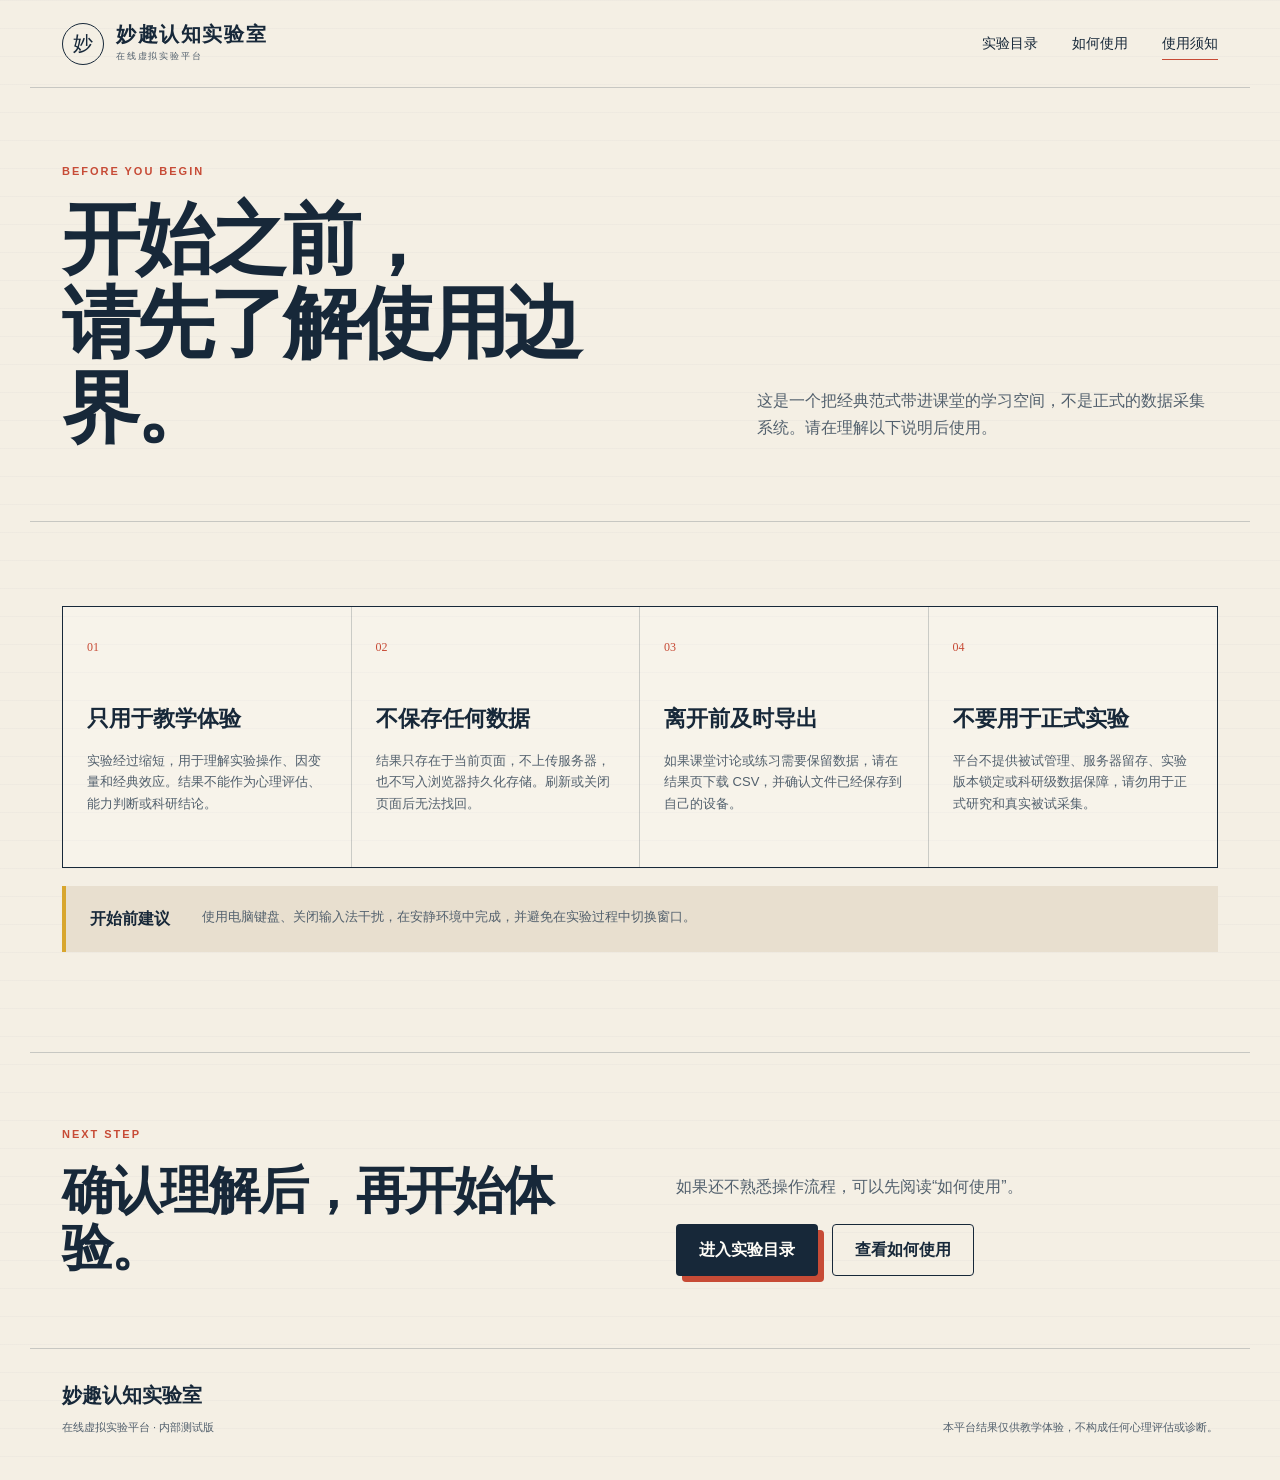
<file: notice.html>
<!doctype html>
<html lang="zh-CN">
  <head>
    <meta charset="UTF-8" />
    <meta name="viewport" content="width=device-width, initial-scale=1.0" />
    <meta name="description" content="“妙趣认知实验室”在线虚拟实验平台的使用边界与数据说明。" />
    <meta name="theme-color" content="#f4efe4" />
    <link rel="icon" href="./favicon.svg" type="image/svg+xml" />
    <title>使用须知｜“妙趣认知实验室”在线虚拟实验平台</title>
    <link rel="stylesheet" href="./styles.css" />
  </head>
  <body class="info-page">
    <a class="skip-link" href="#main-content">跳到使用须知</a>
    <header class="site-header">
      <a class="brand" href="./index.html" aria-label="返回妙趣认知实验室首页">
        <span class="brand-mark" aria-hidden="true">妙</span>
        <span><strong>妙趣认知实验室</strong><small>在线虚拟实验平台</small></span>
      </a>
      <nav aria-label="主导航">
        <a href="./experiments.html">实验目录</a>
        <a href="./how-to-use.html">如何使用</a>
        <a href="./notice.html" aria-current="page">使用须知</a>
      </nav>
    </header>

    <main id="main-content">
      <section class="info-hero section-shell" aria-labelledby="page-title">
        <p class="eyebrow">BEFORE YOU BEGIN</p>
        <div class="info-hero-grid">
          <h1 id="page-title">开始之前，<br />请先了解使用边界。</h1>
          <p>这是一个把经典范式带进课堂的学习空间，不是正式的数据采集系统。请在理解以下说明后使用。</p>
        </div>
      </section>

      <section class="usage-notice section-shell" aria-label="四项使用须知">
        <div class="notice-grid">
          <article><span>01</span><h3>只用于教学体验</h3><p>实验经过缩短，用于理解实验操作、因变量和经典效应。结果不能作为心理评估、能力判断或科研结论。</p></article>
          <article><span>02</span><h3>不保存任何数据</h3><p>结果只存在于当前页面，不上传服务器，也不写入浏览器持久化存储。刷新或关闭页面后无法找回。</p></article>
          <article><span>03</span><h3>离开前及时导出</h3><p>如果课堂讨论或练习需要保留数据，请在结果页下载 CSV，并确认文件已经保存到自己的设备。</p></article>
          <article><span>04</span><h3>不要用于正式实验</h3><p>平台不提供被试管理、服务器留存、实验版本锁定或科研级数据保障，请勿用于正式研究和真实被试采集。</p></article>
        </div>
        <aside class="notice-callout"><strong>开始前建议</strong><p>使用电脑键盘、关闭输入法干扰，在安静环境中完成，并避免在实验过程中切换窗口。</p></aside>
      </section>

      <section class="info-action section-shell" aria-labelledby="next-title">
        <div><p class="eyebrow">NEXT STEP</p><h2 id="next-title">确认理解后，再开始体验。</h2></div>
        <div><p>如果还不熟悉操作流程，可以先阅读“如何使用”。</p><div class="info-action-buttons"><a class="button button-primary" href="./experiments.html">进入实验目录</a><a class="button button-secondary" href="./how-to-use.html">查看如何使用</a></div></div>
      </section>
    </main>

    <footer class="site-footer">
      <div><strong>妙趣认知实验室</strong><p>在线虚拟实验平台 · 内部测试版</p></div>
      <p>本平台结果仅供教学体验，不构成任何心理评估或诊断。</p>
    </footer>
  </body>
</html>
</file>
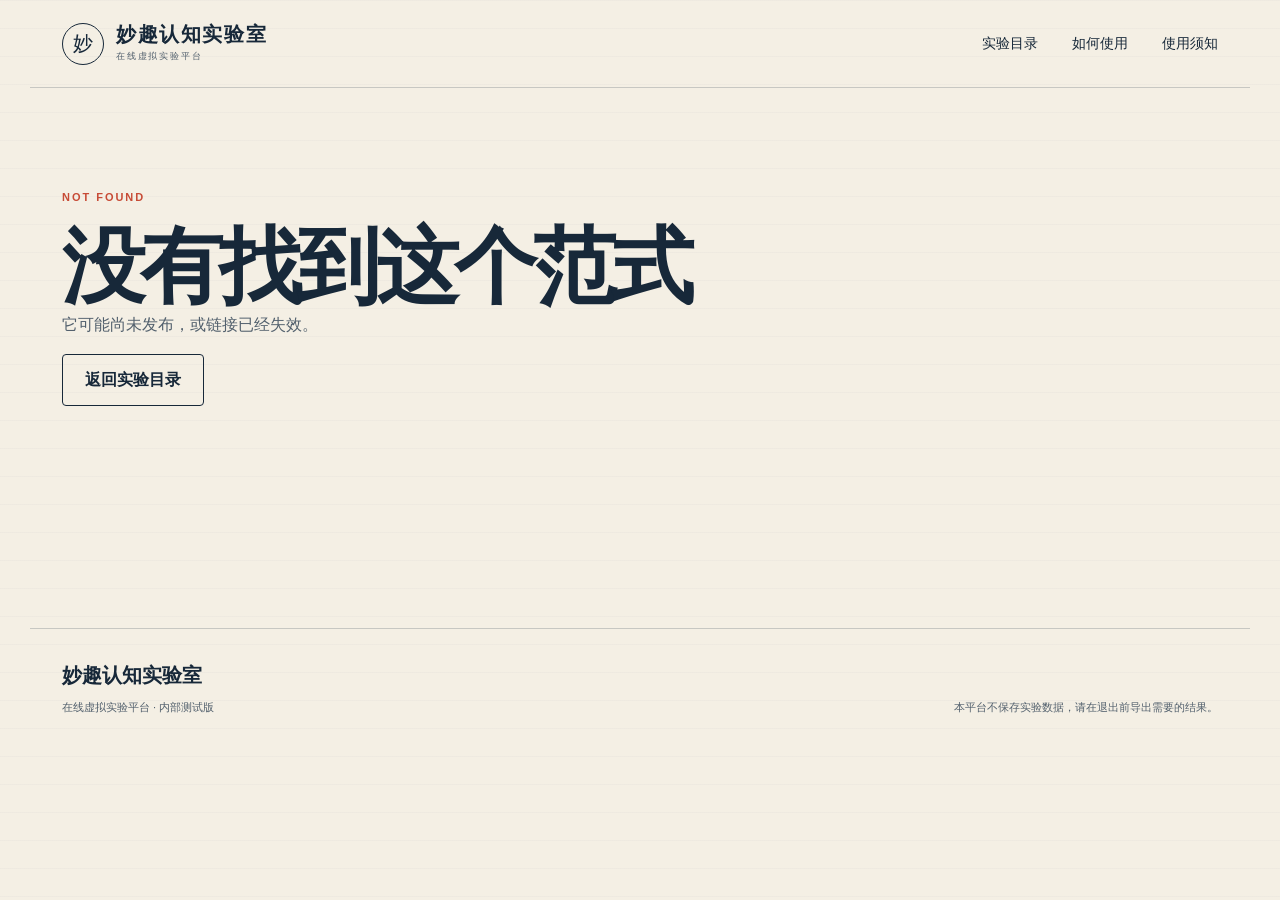
<file: paradigm.html>
<!doctype html>
<html lang="zh-CN">
  <head>
    <meta charset="UTF-8" />
    <meta name="viewport" content="width=device-width, initial-scale=1.0" />
    <meta name="description" content="了解认知心理学实验范式并开始教学体验。" />
    <meta name="theme-color" content="#f4efe4" />
    <link rel="icon" href="./favicon.svg" type="image/svg+xml" />
    <title>范式说明｜“妙趣认知实验室”在线虚拟实验平台</title>
    <link rel="stylesheet" href="./styles.css" />
    <script src="./paradigms/catalog.generated.js"></script>
    <script src="./platform.js"></script>
    <script src="./app.js" defer></script>
    <script src="./paradigm-page.js" defer></script>
  </head>
  <body>
    <a class="skip-link" href="#paradigm-content">跳到范式说明</a>
    <header class="site-header">
      <a class="brand" href="./index.html" aria-label="返回妙趣认知实验室首页">
        <span class="brand-mark" aria-hidden="true">妙</span>
        <span><strong>妙趣认知实验室</strong><small>在线虚拟实验平台</small></span>
      </a>
      <nav aria-label="主导航">
        <a href="./experiments.html">实验目录</a>
        <a href="./how-to-use.html">如何使用</a>
        <a href="./notice.html">使用须知</a>
      </nav>
    </header>

    <main id="paradigm-content">
      <section class="paradigm-hero section-shell" id="paradigm-hero" hidden>
        <a class="back-link" href="./experiments.html">← 返回实验目录</a>
        <div class="paradigm-title-grid">
          <div>
            <p class="eyebrow" id="paradigm-domain"></p>
            <h1 id="paradigm-title"></h1>
            <p class="paradigm-lead" id="paradigm-lead"></p>
            <div class="paradigm-actions">
              <button class="button button-primary" id="start-experiment-top" type="button">开始实验</button>
              <span id="paradigm-duration"></span>
            </div>
          </div>
          <aside class="paradigm-facts" aria-label="范式概要">
            <p><span>任务类型</span><strong id="paradigm-task"></strong></p>
            <div><span>主要指标</span><ul id="paradigm-metrics"></ul></div>
          </aside>
        </div>
      </section>

      <section class="paradigm-reading section-shell" id="paradigm-reading" hidden>
        <div class="reading-rail"><span>PARADIGM NOTE</span><i></i></div>
        <article class="markdown-body" id="markdown-body"></article>
        <div class="reading-action">
          <p>已经了解任务了吗？你也可以稍后再回来阅读。</p>
          <button class="button button-primary" id="start-experiment-bottom" type="button">开始实验</button>
        </div>
      </section>

      <section class="page-state section-shell" id="paradigm-loading">
        <p class="eyebrow">LOADING NOTE</p><h1>正在准备范式说明…</h1>
      </section>
      <section class="page-state section-shell" id="paradigm-error" hidden>
        <p class="eyebrow">NOT FOUND</p><h1>没有找到这个范式</h1>
        <p id="paradigm-error-message">它可能尚未发布，或链接已经失效。</p>
        <a class="button button-secondary" href="./experiments.html">返回实验目录</a>
      </section>
    </main>

    <footer class="site-footer">
      <div><strong>妙趣认知实验室</strong><p>在线虚拟实验平台 · 内部测试版</p></div>
      <p>本平台不保存实验数据，请在退出前导出需要的结果。</p>
    </footer>
    <div id="experiment-shell"></div>
    <div class="toast" id="toast" role="status" aria-live="polite"></div>
  </body>
</html>
</file>
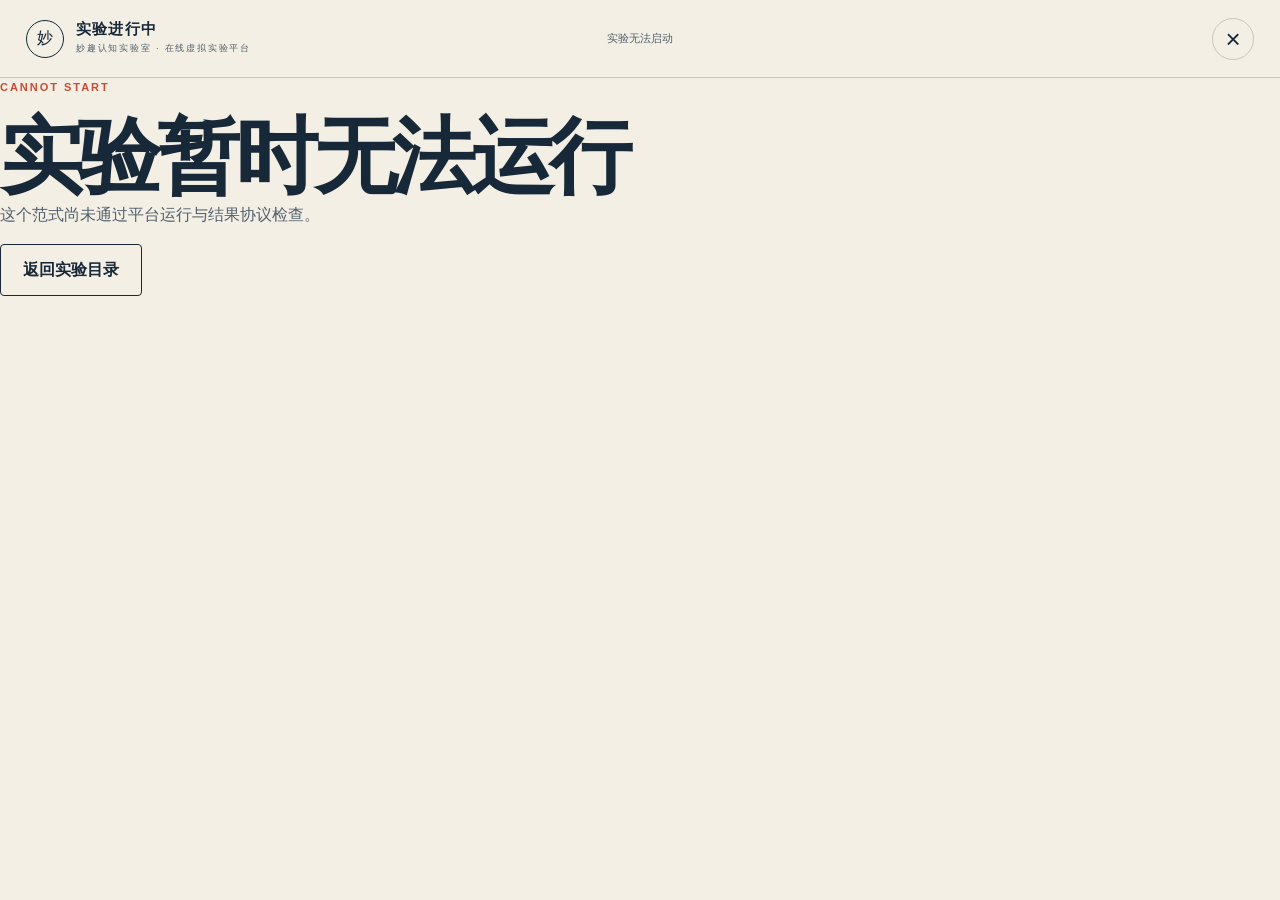
<file: runner.html>
<!doctype html>
<html lang="zh-CN">
  <head>
    <meta charset="UTF-8" />
    <meta name="viewport" content="width=device-width, initial-scale=1.0" />
    <meta name="robots" content="noindex" />
    <link rel="icon" href="./favicon.svg" type="image/svg+xml" />
    <title>实验进行中｜“妙趣认知实验室”在线虚拟实验平台</title>
    <link rel="stylesheet" href="./styles.css" />
    <script src="./paradigms/catalog.generated.js"></script>
    <script src="./platform.js"></script>
    <script src="./runner.js" defer></script>
  </head>
  <body class="runner-page">
    <header class="runner-header">
      <a class="brand compact" id="runner-back" href="./experiments.html"><span class="brand-mark" aria-hidden="true">妙</span><span><strong id="runner-title">实验进行中</strong><small>妙趣认知实验室 · 在线虚拟实验平台</small></span></a>
      <p id="runner-status">正在加载实验程序…</p>
      <button class="icon-button" id="runner-exit" type="button" aria-label="退出实验">×</button>
    </header>
    <main class="runner-main">
      <iframe id="experiment-frame" title="实验程序" sandbox="allow-scripts allow-same-origin allow-forms allow-modals allow-downloads allow-pointer-lock" allow="fullscreen" allowfullscreen hidden></iframe>
      <nav class="touch-controls" id="touch-controls" aria-label="实验触控按键" hidden></nav>
      <section class="runner-wait" id="runner-wait"><p class="eyebrow">PREPARING</p><h1>正在准备实验…</h1></section>
      <section class="runner-error page-state" id="runner-error" hidden><p class="eyebrow">CANNOT START</p><h1>实验暂时无法运行</h1><p id="runner-error-message"></p><a class="button button-secondary" href="./experiments.html">返回实验目录</a></section>
      <section class="runner-results dialog-content results-screen" id="runner-results" hidden>
        <div class="result-heading"><div><p class="eyebrow">YOUR RESULT</p><h2>这一次，你观察到了什么？</h2></div><p id="runner-result-note"></p></div>
        <div class="metric-grid">
          <article><span id="runner-primary-label">正确率</span><strong id="runner-accuracy">—</strong><small id="runner-primary-note">全部有效试次</small></article>
          <article><span id="runner-secondary-label">平均反应时</span><strong id="runner-rt">—</strong><small id="runner-secondary-note">仅统计正确反应</small></article>
          <article><span id="runner-effect-label">有效试次</span><strong id="runner-effect">—</strong><small id="runner-effect-note">—</small></article>
        </div>
        <div class="result-explanation"><h3>如何理解</h3><p id="runner-explanation"></p></div>
        <div class="result-actions"><a class="button button-primary" id="runner-export" href="#" download>导出本次 CSV</a><a class="button button-secondary" id="runner-retry" href="#">再做一次</a></div>
        <p class="ephemeral-warning">退出本页后，本次结果将被清除。请先导出需要保留的数据。</p>
      </section>
    </main>
    <div class="toast" id="toast" role="status" aria-live="polite"></div>
  </body>
</html>
</file>
<file: styles.css>
:root {
  --paper: #f4efe4;
  --paper-deep: #e8dfcf;
  --ink: #172839;
  --ink-soft: #52606d;
  --blue: #1f5067;
  --blue-dark: #153a4b;
  --red: #c74b36;
  --green: #47745a;
  --yellow: #d8a62e;
  --line: rgba(23, 40, 57, 0.2);
  --white: #fffdf7;
  --shadow: 0 20px 70px rgba(31, 46, 55, 0.12);
  --serif: "Songti SC", "STSong", "Noto Serif CJK SC", Georgia, serif;
  --sans: "Microsoft YaHei", "PingFang SC", "Noto Sans CJK SC", Arial, sans-serif;
  --radius: 4px;
}

* { box-sizing: border-box; }

html { scroll-behavior: smooth; }

body {
  margin: 0;
  color: var(--ink);
  background:
    linear-gradient(rgba(23, 40, 57, 0.025) 1px, transparent 1px),
    var(--paper);
  background-size: 100% 28px;
  font-family: var(--sans);
  line-height: 1.65;
}

body.dialog-open { overflow: hidden; }

button, a { -webkit-tap-highlight-color: transparent; }

button { font: inherit; }

a { color: inherit; }

.skip-link {
  position: fixed;
  z-index: 100;
  top: 10px;
  left: 10px;
  padding: 10px 14px;
  background: var(--ink);
  color: white;
  transform: translateY(-150%);
}

.skip-link:focus { transform: translateY(0); }

.site-header {
  display: flex;
  align-items: center;
  justify-content: space-between;
  max-width: 1220px;
  min-height: 88px;
  margin: 0 auto;
  padding: 18px 32px;
  border-bottom: 1px solid var(--line);
}

.brand {
  display: inline-flex;
  align-items: center;
  gap: 12px;
  text-decoration: none;
}

.brand-mark {
  display: grid;
  width: 42px;
  height: 42px;
  place-items: center;
  border: 1px solid var(--ink);
  border-radius: 50%;
  font-family: var(--serif);
  font-size: 20px;
}

.brand strong, .brand small { display: block; }

.brand strong {
  font-family: var(--serif);
  font-size: 20px;
  letter-spacing: 0.08em;
  line-height: 1.15;
}

.brand small {
  margin-top: 3px;
  color: var(--ink-soft);
  font-size: 9px;
  letter-spacing: 0.2em;
}

.site-header nav { display: flex; gap: 34px; }

.site-header nav a {
  position: relative;
  font-size: 14px;
  text-decoration: none;
}

.site-header nav a::after {
  position: absolute;
  right: 0;
  bottom: -5px;
  left: 0;
  height: 1px;
  background: var(--red);
  content: "";
  transform: scaleX(0);
  transform-origin: right;
  transition: transform 180ms ease;
}

.site-header nav a:hover::after,
.site-header nav a:focus-visible::after { transform: scaleX(1); transform-origin: left; }

.hero {
  display: grid;
  grid-template-columns: 1.12fr 0.88fr;
  max-width: 1220px;
  min-height: 620px;
  margin: 0 auto;
  padding: 80px 32px 72px;
  border-bottom: 1px solid var(--line);
}

.hero-copy { position: relative; z-index: 2; }

.eyebrow {
  margin: 0 0 18px;
  color: var(--red);
  font-size: 11px;
  font-weight: 700;
  letter-spacing: 0.18em;
  text-transform: uppercase;
}

h1, h2, h3, p { margin-top: 0; }

h1 {
  max-width: 760px;
  margin-bottom: 28px;
  font-family: var(--serif);
  font-size: clamp(50px, 6.1vw, 84px);
  font-weight: 600;
  letter-spacing: -0.055em;
  line-height: 1.08;
}

.hero-intro {
  max-width: 590px;
  margin-bottom: 34px;
  color: var(--ink-soft);
  font-size: 17px;
}

.hero-actions { display: flex; align-items: center; gap: 28px; }

.button {
  display: inline-flex;
  align-items: center;
  justify-content: center;
  min-height: 48px;
  padding: 12px 22px;
  border: 1px solid transparent;
  border-radius: var(--radius);
  cursor: pointer;
  font-weight: 700;
  text-decoration: none;
  transition: transform 160ms ease, background 160ms ease, color 160ms ease, box-shadow 160ms ease;
}

.button:hover { transform: translateY(-2px); }
.button:active { transform: translateY(0); }
.button:focus-visible, .icon-button:focus-visible, a:focus-visible {
  outline: 3px solid rgba(199, 75, 54, 0.38);
  outline-offset: 3px;
}

.button-primary { background: var(--ink); color: var(--white); box-shadow: 6px 6px 0 var(--red); }
.button-primary:hover { background: var(--blue); }
.button-secondary { border-color: var(--ink); background: transparent; color: var(--ink); }
.button-secondary:hover { background: var(--paper-deep); }
.text-link { font-size: 14px; text-decoration-thickness: 1px; text-underline-offset: 5px; }

.hero-visual {
  position: relative;
  align-self: center;
  width: min(100%, 470px);
  aspect-ratio: 1;
  margin-left: auto;
}

.hero-visual::before {
  position: absolute;
  inset: 11%;
  border: 1px solid var(--line);
  border-radius: 50%;
  content: "";
}

.hero-visual > p {
  position: absolute;
  right: 5%;
  bottom: 5%;
  margin: 0;
  font-family: Georgia, serif;
  font-size: 11px;
  letter-spacing: 0.18em;
  transform: rotate(-8deg);
}

.orbit { position: absolute; border: 1px solid var(--ink); border-radius: 50%; }
.orbit-one { inset: 0 10% 20% 5%; transform: rotate(28deg); }
.orbit-two { inset: 18% 0 2% 17%; border-color: var(--red); transform: rotate(-22deg); }

.signal {
  position: absolute;
  z-index: 2;
  display: grid;
  place-items: center;
  width: 118px;
  height: 118px;
  border: 1px solid var(--ink);
  border-radius: 50%;
  background: var(--paper);
  box-shadow: 8px 10px 0 rgba(31, 80, 103, 0.13);
}

.signal span { align-self: end; color: var(--ink-soft); font-size: 11px; }
.signal strong { align-self: start; font-family: var(--serif); font-size: 36px; line-height: 1; }
.signal small { position: absolute; right: 17px; bottom: 20px; font-size: 10px; }
.signal-a { top: 3%; left: 14%; color: var(--blue); }
.signal-b { top: 36%; right: 3%; width: 142px; height: 142px; color: var(--red); }
.signal-c { bottom: 0; left: 15%; width: 100px; height: 100px; }

.trust-strip {
  display: grid;
  grid-template-columns: repeat(4, 1fr);
  max-width: 1220px;
  margin: 0 auto;
  border-bottom: 1px solid var(--line);
}

.trust-strip span { padding: 16px 24px; border-right: 1px solid var(--line); font-size: 12px; text-align: center; }
.trust-strip span:last-child { border-right: 0; }
.trust-strip i { display: inline-block; width: 6px; height: 6px; margin-right: 8px; border-radius: 50%; background: var(--green); }

.cover-page .hero { min-height: calc(100vh - 146px); }
.cover-page .site-footer { margin-top: 72px; }

.section-shell { max-width: 1220px; margin: 0 auto; padding: 100px 32px; }

.section-heading {
  display: flex;
  align-items: end;
  justify-content: space-between;
  gap: 40px;
  margin-bottom: 42px;
}

.section-heading h2, .method h2, .privacy-note h2 {
  margin-bottom: 0;
  font-family: var(--serif);
  font-size: clamp(38px, 5vw, 60px);
  font-weight: 600;
  letter-spacing: -0.04em;
  line-height: 1.15;
}

.section-heading > p { max-width: 380px; margin-bottom: 5px; color: var(--ink-soft); font-size: 14px; }

.experiment-grid { display: grid; grid-template-columns: repeat(3, 1fr); gap: 18px; }

.experiment-card {
  position: relative;
  display: flex;
  min-height: 540px;
  flex-direction: column;
  padding: 26px;
  overflow: hidden;
  border: 1px solid var(--line);
  background: rgba(255, 253, 247, 0.5);
  transition: transform 180ms ease, box-shadow 180ms ease;
}

.experiment-card:hover { transform: translateY(-5px); box-shadow: var(--shadow); }
.experiment-card::before { position: absolute; top: 0; right: 0; left: 0; height: 5px; background: var(--blue); content: ""; }
.card-flanker::before { background: var(--red); }
.card-gonogo::before { background: var(--green); }
.card-number { font-family: Georgia, serif; font-size: 12px; letter-spacing: 0.1em; }

.card-symbol {
  display: flex;
  height: 150px;
  align-items: center;
  justify-content: center;
  font-family: var(--serif);
  font-size: 54px;
  letter-spacing: -0.32em;
}

.card-symbol span:nth-child(1) { color: var(--red); transform: translate(7px, 13px) rotate(-8deg); }
.card-symbol span:nth-child(2) { color: var(--blue); transform: translateY(-10px); }
.card-symbol span:nth-child(3) { color: var(--green); transform: translate(-7px, 10px) rotate(8deg); }
.card-symbol.arrows { color: var(--red); font-family: Arial, sans-serif; font-size: 40px; letter-spacing: -0.05em; }
.card-symbol.circles { gap: 10px; }
.card-symbol.circles i { width: 38px; height: 38px; border: 2px solid var(--green); border-radius: 50%; }
.card-symbol.circles i:nth-child(2) { background: var(--green); }

.card-domain { margin-bottom: 8px; color: var(--ink-soft); font-size: 11px; font-weight: 700; letter-spacing: 0.12em; }
.experiment-card h3 { margin-bottom: 12px; font-family: var(--serif); font-size: 26px; }
.experiment-card > p:not(.card-domain) { color: var(--ink-soft); font-size: 14px; }
.experiment-card dl { display: flex; gap: 26px; margin: auto 0 24px; }
.experiment-card dl div { padding-left: 10px; border-left: 2px solid var(--line); }
.experiment-card dt { color: var(--ink-soft); font-size: 10px; }
.experiment-card dd { margin: 2px 0 0; font-family: Georgia, serif; font-size: 13px; }
.button-card { width: 100%; justify-content: space-between; border-color: var(--ink); background: transparent; }
.button-card:hover { background: var(--ink); color: var(--white); }

.imported-catalog {
  margin-top: 70px;
  padding-top: 44px;
  border-top: 1px solid var(--ink);
}

.imported-heading {
  display: flex;
  align-items: end;
  justify-content: space-between;
  gap: 40px;
  margin-bottom: 28px;
}

.imported-heading h3 {
  margin-bottom: 0;
  font-family: var(--serif);
  font-size: clamp(30px, 4vw, 44px);
  font-weight: 600;
  letter-spacing: -0.035em;
}

.imported-heading > p {
  max-width: 520px;
  margin-bottom: 4px;
  color: var(--ink-soft);
  font-size: 12px;
}

.imported-grid {
  display: grid;
  grid-template-columns: repeat(2, minmax(0, 1fr));
  gap: 14px;
}

.imported-card {
  display: grid;
  grid-template-columns: 58px 1fr auto;
  gap: 18px;
  align-items: center;
  min-height: 170px;
  padding: 22px;
  border: 1px solid var(--line);
  background: rgba(255, 253, 247, 0.5);
}

.imported-index {
  align-self: stretch;
  display: grid;
  place-items: start center;
  padding-top: 4px;
  border-right: 1px solid var(--line);
  color: var(--red);
  font-family: Georgia, serif;
  font-size: 11px;
}

.imported-meta {
  display: flex;
  flex-wrap: wrap;
  gap: 6px;
  margin-bottom: 8px;
}

.status-chip {
  display: inline-flex;
  min-height: 22px;
  align-items: center;
  padding: 2px 7px;
  border: 1px solid var(--line);
  font-size: 9px;
  font-weight: 700;
  letter-spacing: 0.06em;
}

.status-chip.ready { border-color: rgba(71, 116, 90, 0.6); color: var(--green); }
.status-chip.review { border-color: rgba(209, 154, 22, 0.7); color: #85600d; }
.status-chip.blocked { border-color: rgba(199, 75, 54, 0.7); color: var(--red); }
.imported-card h4 { margin: 0 0 6px; font-family: var(--serif); font-size: 21px; }
.imported-card p { margin: 0; color: var(--ink-soft); font-size: 12px; }
.imported-action { min-width: 96px; padding: 10px 14px; font-size: 12px; }
.imported-action[aria-disabled="true"] { border-color: var(--line); color: var(--ink-soft); cursor: not-allowed; opacity: .68; pointer-events: none; }

.imported-empty {
  grid-column: 1 / -1;
  display: grid;
  grid-template-columns: 62px 1fr auto;
  gap: 20px;
  align-items: center;
  min-height: 130px;
  padding: 24px 28px;
  border: 1px dashed var(--line);
  background: rgba(255, 253, 247, 0.34);
}

.imported-empty > span { color: var(--red); font-family: Georgia, serif; font-size: 42px; font-weight: 300; }
.imported-empty h4 { margin: 0 0 5px; font-family: var(--serif); font-size: 21px; }
.imported-empty p { margin: 0; color: var(--ink-soft); font-size: 12px; }
.imported-empty code { font-family: Consolas, monospace; color: var(--blue); }

.method {
  display: grid;
  grid-template-columns: 0.8fr 1.2fr;
  gap: 90px;
  border-top: 1px solid var(--line);
}

.method-intro > p:last-child { max-width: 390px; margin-top: 28px; color: var(--ink-soft); }
.method-steps { margin: 0; padding: 0; list-style: none; }
.method-steps li { display: grid; grid-template-columns: 64px 1fr; gap: 20px; padding: 24px 0; border-top: 1px solid var(--line); }
.method-steps li:last-child { border-bottom: 1px solid var(--line); }
.method-steps span { color: var(--red); font-family: Georgia, serif; font-size: 12px; }
.method-steps h3 { margin-bottom: 5px; font-family: var(--serif); font-size: 22px; }
.method-steps p { margin-bottom: 0; color: var(--ink-soft); font-size: 14px; }

.privacy-note {
  display: grid;
  grid-template-columns: 1fr 1fr;
  gap: 70px;
  margin-bottom: 90px;
  padding-top: 55px;
  padding-bottom: 55px;
  background: var(--blue-dark);
  color: var(--white);
}

.privacy-note > div { display: flex; align-items: center; gap: 22px; }
.privacy-note h2 { font-size: 35px; }
.privacy-note > p { align-self: center; margin-bottom: 0; color: rgba(255, 253, 247, 0.76); font-size: 14px; }
.privacy-icon { display: grid; width: 70px; height: 70px; flex: 0 0 auto; place-items: center; border: 1px solid rgba(255,255,255,.5); border-radius: 50%; font-size: 28px; }

.site-footer {
  display: flex;
  align-items: end;
  justify-content: space-between;
  max-width: 1220px;
  margin: 0 auto;
  padding: 30px 32px 44px;
  border-top: 1px solid var(--line);
}

.site-footer strong { font-family: var(--serif); font-size: 20px; }
.site-footer p { margin: 6px 0 0; color: var(--ink-soft); font-size: 11px; }

.experiment-dialog {
  width: 100vw;
  max-width: none;
  height: 100dvh;
  max-height: none;
  margin: 0;
  padding: 0;
  border: 0;
  background: var(--paper);
  color: var(--ink);
}

.experiment-dialog::backdrop { background: rgba(14, 28, 38, 0.75); }
.dialog-shell { min-height: 100%; background: radial-gradient(circle at 72% 35%, rgba(31,80,103,.07), transparent 28%), var(--paper); }
.dialog-header { display: grid; grid-template-columns: 1fr minmax(180px, 340px) 1fr; align-items: center; min-height: 80px; padding: 14px 28px; border-bottom: 1px solid var(--line); }
.brand.compact { justify-self: start; pointer-events: none; }
.brand.compact .brand-mark { width: 38px; height: 38px; font-size: 16px; }
.brand.compact strong { font-size: 15px; }
.progress-wrap { display: flex; align-items: center; gap: 12px; }
.progress-wrap > span { min-width: 45px; font-family: Georgia, serif; font-size: 11px; }
.progress-track { width: 100%; height: 3px; background: var(--paper-deep); }
.progress-track i { display: block; width: 0; height: 100%; background: var(--red); transition: width 200ms ease; }
.icon-button { justify-self: end; width: 42px; height: 42px; border: 1px solid var(--line); border-radius: 50%; background: transparent; color: var(--ink); cursor: pointer; font-size: 26px; line-height: 1; }
.icon-button:hover { background: var(--ink); color: white; }

.dialog-content { width: min(940px, calc(100% - 40px)); margin: 0 auto; padding: 70px 0; }
.intro-screen { text-align: center; }
.intro-label { display: inline-block; margin-bottom: 18px; padding: 5px 10px; border: 1px solid var(--red); color: var(--red); font-size: 10px; letter-spacing: .16em; }
.dialog-content h2 { margin-bottom: 18px; font-family: var(--serif); font-size: clamp(40px, 6vw, 66px); font-weight: 600; letter-spacing: -.045em; line-height: 1.12; }
.intro-question { max-width: 640px; margin: 0 auto 36px; color: var(--ink-soft); }
.instruction-panel { display: grid; grid-template-columns: .9fr 1.1fr; gap: 36px; margin: 0 auto 24px; padding: 28px; border: 1px solid var(--line); background: rgba(255,255,255,.34); text-align: left; }
.instruction-panel > div:first-child { padding-right: 28px; border-right: 1px solid var(--line); }
.instruction-panel p:last-child { margin-bottom: 0; }
.key-guide { display: flex; flex-wrap: wrap; align-items: center; justify-content: center; gap: 12px; }
.key-item { display: inline-flex; align-items: center; gap: 8px; font-size: 12px; }
kbd { display: inline-grid; min-width: 42px; height: 42px; padding: 0 10px; place-items: center; border: 1px solid var(--ink); border-bottom-width: 3px; border-radius: 5px; background: var(--white); font-family: var(--sans); font-size: 14px; font-weight: 700; }
.color-dot { width: 12px; height: 12px; border-radius: 50%; }
.intro-meta { display: flex; justify-content: center; gap: 22px; margin-bottom: 32px; color: var(--ink-soft); font-size: 11px; }
.intro-meta span + span::before { margin-right: 22px; color: var(--red); content: "·"; }

.task-screen { display: flex; min-height: calc(100dvh - 82px); flex-direction: column; align-items: center; justify-content: center; padding: 36px 0 70px; }
.phase-label { margin-bottom: 28px; color: var(--ink-soft); font-size: 11px; font-weight: 700; letter-spacing: .15em; }
.stimulus-stage { position: relative; display: grid; width: min(620px, 100%); min-height: 330px; place-items: center; border: 1px solid var(--line); background: var(--white); box-shadow: var(--shadow); }
.fixation { font-family: Arial, sans-serif; font-size: 56px; font-weight: 300; }
.stimulus { font-family: Arial, sans-serif; font-size: clamp(62px, 11vw, 105px); font-weight: 700; letter-spacing: .02em; line-height: 1; text-align: center; }
.stimulus.circle { width: 120px; height: 120px; border-radius: 50%; }
.feedback { position: absolute; right: 0; bottom: 24px; left: 0; min-height: 26px; color: var(--ink-soft); font-size: 14px; font-weight: 700; text-align: center; }
.task-key-guide { display: flex; flex-wrap: wrap; justify-content: center; gap: 16px; margin-top: 28px; }
.task-key-guide button.key-item { min-height: 56px; flex: 1 1 120px; justify-content: center; max-width: 180px; padding: 6px 12px; border: 1px solid var(--line); border-radius: 5px; background: var(--white); color: var(--ink); cursor: pointer; font: inherit; touch-action: manipulation; }
.task-key-guide button.key-item:active { border-color: var(--ink); background: var(--paper-deep); }

.transition-screen { max-width: 700px; padding-top: 18vh; text-align: center; }
.transition-screen > p:not(.eyebrow) { margin-bottom: 34px; color: var(--ink-soft); }

.results-screen { padding-top: 55px; }
.result-heading { display: flex; align-items: end; justify-content: space-between; gap: 30px; margin-bottom: 34px; }
.result-heading h2 { max-width: 620px; margin-bottom: 0; font-size: clamp(40px, 5vw, 58px); }
.result-heading > p { max-width: 260px; margin-bottom: 8px; color: var(--ink-soft); font-size: 13px; }
.metric-grid { display: grid; grid-template-columns: repeat(3, 1fr); border-top: 1px solid var(--ink); border-bottom: 1px solid var(--ink); }
.metric-grid article { padding: 28px; border-right: 1px solid var(--line); }
.metric-grid article:last-child { border-right: 0; }
.metric-grid span, .metric-grid small { display: block; color: var(--ink-soft); font-size: 11px; }
.metric-grid strong { display: block; margin: 8px 0 5px; font-family: Georgia, var(--serif); font-size: clamp(38px, 5vw, 58px); font-weight: 400; line-height: 1; }
.result-explanation { display: grid; grid-template-columns: 180px 1fr; gap: 28px; margin: 30px 0; padding: 26px; background: var(--paper-deep); }
.result-explanation h3 { margin-bottom: 0; font-family: var(--serif); font-size: 21px; }
.result-explanation p { margin-bottom: 0; color: var(--ink-soft); font-size: 14px; }
.result-actions { display: flex; gap: 14px; }
.ephemeral-warning { margin-top: 22px; color: var(--red); font-size: 11px; }

.toast { position: fixed; z-index: 200; right: 24px; bottom: 24px; padding: 12px 18px; background: var(--ink); color: white; font-size: 13px; opacity: 0; pointer-events: none; transform: translateY(15px); transition: opacity 180ms ease, transform 180ms ease; }
.toast.show { opacity: 1; transform: translateY(0); }

[hidden] { display: none !important; }

@media (max-width: 900px) {
  .hero { grid-template-columns: 1fr; }
  .hero-visual { width: min(430px, 90%); margin: 55px auto 0; }
  .experiment-grid { grid-template-columns: 1fr; }
  .imported-grid { grid-template-columns: 1fr; }
  .experiment-card { min-height: 430px; }
  .method { grid-template-columns: 1fr; gap: 45px; }
  .privacy-note { grid-template-columns: 1fr; gap: 30px; margin-right: 20px; margin-left: 20px; }
  .result-heading { display: block; }
  .result-heading > p { max-width: 600px; margin-top: 15px; }
}

@media (max-width: 640px) {
  .site-header { min-height: 72px; padding: 14px 20px; }
  .site-header nav { display: none; }
  .brand-mark { width: 38px; height: 38px; }
  .hero { min-height: auto; padding: 60px 20px 50px; }
  h1 { font-size: clamp(44px, 14vw, 64px); }
  .hero-actions { align-items: flex-start; flex-direction: column; gap: 20px; }
  .hero-visual { aspect-ratio: 1; }
  .signal { width: 90px; height: 90px; }
  .signal-b { width: 110px; height: 110px; }
  .signal-c { width: 76px; height: 76px; }
  .signal strong { font-size: 26px; }
  .trust-strip { grid-template-columns: 1fr 1fr; }
  .trust-strip span:nth-child(2) { border-right: 0; }
  .trust-strip span:nth-child(-n+2) { border-bottom: 1px solid var(--line); }
  .section-shell { padding: 72px 20px; }
  .section-heading { display: block; }
  .imported-heading { display: block; }
  .imported-heading > p { margin-top: 14px; }
  .imported-card { grid-template-columns: 42px 1fr; }
  .imported-card .imported-action { grid-column: 2; justify-self: start; }
  .imported-empty { grid-template-columns: 42px 1fr; padding: 20px; }
  .imported-empty .text-link { grid-column: 2; justify-self: start; }
  .section-heading > p { margin-top: 18px; }
  .experiment-card { padding: 22px; }
  .privacy-note { padding: 35px 24px; }
  .privacy-note > div { align-items: flex-start; }
  .privacy-note h2 { font-size: 28px; }
  .privacy-icon { width: 48px; height: 48px; }
  .site-footer { display: block; padding: 28px 20px; }
  .site-footer > p { margin-top: 20px; }
  .dialog-header { grid-template-columns: 1fr auto; padding: 12px 16px; }
  .progress-wrap { grid-column: 1 / -1; grid-row: 2; margin-top: 10px; }
  .dialog-content { width: calc(100% - 28px); padding-top: 42px; }
  .instruction-panel { grid-template-columns: 1fr; padding: 20px; }
  .instruction-panel > div:first-child { padding: 0 0 20px; border-right: 0; border-bottom: 1px solid var(--line); }
  .intro-meta { align-items: center; flex-direction: column; gap: 4px; }
  .intro-meta span + span::before { display: none; }
  .stimulus-stage { min-height: 280px; }
  .task-key-guide { width: 100%; gap: 10px; margin-top: 16px; }
  .metric-grid { grid-template-columns: 1fr; }
  .metric-grid article { border-right: 0; border-bottom: 1px solid var(--line); }
  .metric-grid article:last-child { border-bottom: 0; }
  .result-explanation { grid-template-columns: 1fr; gap: 8px; }
  .result-actions { align-items: stretch; flex-direction: column; }
}

@media (prefers-reduced-motion: reduce) {
  *, *::before, *::after { scroll-behavior: auto !important; transition-duration: 0.01ms !important; }
}

/* Catalog, reading page, and maintainer workspace */
[hidden] { display: none !important; }
.section-cta { margin-top: 32px; text-align: right; }
.site-header nav a[aria-current="page"]::after { transform: scaleX(1); transform-origin: left; }

.usage-notice { padding-top: 84px; }
.usage-notice > header { display: grid; grid-template-columns: 1fr 1fr; align-items: end; gap: 40px; margin-bottom: 38px; }
.usage-notice > header .eyebrow { grid-column: 1 / -1; margin-bottom: -18px; }
.usage-notice h2 { margin-bottom: 0; font-family: var(--serif); font-size: clamp(42px, 5vw, 64px); letter-spacing: -.04em; }
.usage-notice > header > p:last-child { max-width: 520px; margin: 0; color: var(--ink-soft); }
.notice-grid { display: grid; grid-template-columns: repeat(4, 1fr); border: 1px solid var(--ink); background: rgba(255,255,255,.22); }
.notice-grid article { min-height: 260px; padding: 26px 24px; border-right: 1px solid var(--line); }
.notice-grid article:last-child { border-right: 0; }
.notice-grid span { color: var(--red); font-family: Georgia, serif; font-size: 12px; }
.notice-grid h3 { margin: 42px 0 12px; font-family: var(--serif); font-size: 22px; }
.notice-grid p { margin: 0; color: var(--ink-soft); font-size: 13px; }
.notice-callout { display: flex; gap: 32px; margin-top: 18px; padding: 20px 24px; border-left: 4px solid var(--yellow); background: var(--paper-deep); }
.notice-callout p { margin: 0; color: var(--ink-soft); font-size: 13px; }

.info-hero { padding-top: 74px; padding-bottom: 70px; border-bottom: 1px solid var(--line); }
.info-hero-grid { display: grid; grid-template-columns: 1.15fr .85fr; align-items: end; gap: 72px; }
.info-hero h1 { margin-bottom: 0; }
.info-hero-grid > p { max-width: 520px; margin: 0 0 10px; color: var(--ink-soft); font-size: 16px; }
.info-page .method { border-top: 0; }
.info-page .usage-notice { padding-top: 84px; }
.info-action { display: grid; grid-template-columns: 1fr 1fr; gap: 72px; align-items: end; padding-top: 72px; padding-bottom: 72px; border-top: 1px solid var(--line); }
.info-action h2 { max-width: 540px; margin-bottom: 0; font-family: var(--serif); font-size: clamp(36px, 4vw, 54px); letter-spacing: -.04em; line-height: 1.12; }
.info-action > div:last-child > p { max-width: 500px; margin-bottom: 24px; color: var(--ink-soft); }
.info-action-buttons { display: flex; flex-wrap: wrap; gap: 14px; }

.catalog-hero { padding-top: 74px; padding-bottom: 58px; border-bottom: 1px solid var(--line); }
.catalog-hero-grid { display: grid; grid-template-columns: 1.2fr .8fr; align-items: end; gap: 70px; }
.catalog-hero h1, .paradigm-hero h1, .page-state h1 { margin: 0; font-family: var(--serif); font-size: clamp(50px, 6.5vw, 84px); font-weight: 600; letter-spacing: -.055em; line-height: 1.05; }
.catalog-hero-grid > p { max-width: 500px; margin-bottom: 8px; color: var(--ink-soft); font-size: 15px; }
.catalog-workspace { padding-top: 58px; }
.catalog-toolbar { display: grid; grid-template-columns: .55fr 1.45fr; gap: 54px; margin-bottom: 38px; }
.catalog-toolbar h2 { margin-bottom: 4px; font-family: var(--serif); font-size: 38px; }
.catalog-count { color: var(--ink-soft); font-size: 12px; }
.catalog-filters { display: grid; grid-template-columns: 1.4fr 1fr 1fr auto; align-items: end; gap: 12px; }
.catalog-filters label, .form-grid label, .editor-grid label, .admin-login label { display: grid; gap: 6px; }
.catalog-filters label > span, .form-grid label > span, .editor-grid label > span, .field-label, .admin-login label > span { color: var(--ink-soft); font-size: 10px; font-weight: 700; letter-spacing: .08em; }
input, select, textarea { width: 100%; border: 1px solid var(--line); border-radius: 0; outline: 0; background: rgba(255,253,247,.72); color: var(--ink); font: inherit; }
input, select { min-height: 46px; padding: 9px 12px; }
textarea { padding: 12px; resize: vertical; }
input:focus, select:focus, textarea:focus { border-color: var(--blue); box-shadow: 0 0 0 3px rgba(31,80,103,.12); }
.filter-reset, .text-button { border: 0; background: transparent; color: var(--blue); cursor: pointer; font: inherit; font-size: 12px; text-decoration: underline; text-underline-offset: 4px; }
.filter-reset { min-height: 46px; white-space: nowrap; }
.catalog-grid { display: grid; grid-template-columns: repeat(2, 1fr); gap: 18px; }
.catalog-card { display: flex; min-height: 330px; flex-direction: column; padding: 28px; border: 1px solid var(--line); background: rgba(255,253,247,.62); transition: transform 180ms ease, box-shadow 180ms ease; }
.catalog-card:hover { transform: translateY(-4px); box-shadow: var(--shadow); }
.catalog-card-top, .catalog-card-footer { display: flex; align-items: center; justify-content: space-between; gap: 20px; }
.catalog-number { color: var(--red); font-family: Georgia, serif; font-size: 12px; }
.catalog-domain { color: var(--ink-soft); font-size: 10px; font-weight: 700; letter-spacing: .08em; }
.catalog-card h3 { margin: 42px 0 12px; font-family: var(--serif); font-size: 30px; }
.catalog-card h3 a { text-decoration: none; }
.catalog-card h3 a::after { content: ""; position: absolute; inset: 0; }
.catalog-card { position: relative; }
.catalog-card > p { max-width: 560px; color: var(--ink-soft); font-size: 13px; }
.metric-tags { display: flex; flex-wrap: wrap; gap: 7px; margin: auto 0 24px; padding: 0; list-style: none; }
.metric-tags li { padding: 4px 9px; border: 1px solid var(--line); font-size: 10px; }
.catalog-card-footer { padding-top: 15px; border-top: 1px solid var(--line); color: var(--ink-soft); font-size: 11px; }
.catalog-card-footer a { position: relative; z-index: 2; color: var(--ink); font-weight: 700; text-decoration: none; }
.catalog-empty { padding: 80px 20px; border: 1px solid var(--line); text-align: center; }
.catalog-empty > span { color: var(--red); font-family: Georgia, serif; font-size: 50px; }
.catalog-empty h3 { margin: 12px 0 4px; font-family: var(--serif); font-size: 28px; }
.catalog-empty p { color: var(--ink-soft); }

.back-link { display: inline-block; margin-bottom: 48px; color: var(--ink-soft); font-size: 12px; text-underline-offset: 4px; }
.paradigm-hero { padding-top: 48px; padding-bottom: 70px; border-bottom: 1px solid var(--line); }
.paradigm-title-grid { display: grid; grid-template-columns: 1.4fr .6fr; gap: 74px; }
.paradigm-hero h1 { max-width: 820px; }
.paradigm-lead { max-width: 700px; margin: 24px 0 28px; color: var(--ink-soft); font-size: 16px; }
.paradigm-actions { display: flex; align-items: center; gap: 24px; }
.paradigm-actions > span { color: var(--ink-soft); font-size: 12px; }
.paradigm-facts { align-self: end; padding: 24px; border-top: 4px solid var(--red); background: var(--paper-deep); }
.paradigm-facts p { margin-bottom: 22px; }
.paradigm-facts span { display: block; margin-bottom: 5px; color: var(--ink-soft); font-size: 10px; font-weight: 700; letter-spacing: .08em; }
.paradigm-facts strong { font-family: var(--serif); font-size: 19px; }
.paradigm-facts ul { margin: 0; padding-left: 18px; font-size: 13px; }
.paradigm-reading { display: grid; grid-template-columns: 120px minmax(0, 760px); justify-content: center; gap: 44px; }
.reading-rail { display: flex; flex-direction: column; align-items: center; gap: 18px; color: var(--red); font-family: Georgia, serif; font-size: 9px; letter-spacing: .14em; writing-mode: vertical-rl; }
.reading-rail i { width: 1px; height: 130px; background: var(--line); }
.markdown-body { min-width: 0; font-size: 15px; }
.markdown-body > :first-child { margin-top: 0; }
.markdown-body h1 { margin: 0 0 32px; font-family: var(--serif); font-size: 42px; letter-spacing: -.03em; }
.markdown-body h2 { margin: 48px 0 14px; padding-top: 15px; border-top: 1px solid var(--line); font-family: var(--serif); font-size: 28px; }
.markdown-body h3 { margin-top: 32px; font-family: var(--serif); font-size: 21px; }
.markdown-body p, .markdown-body li { color: #384b59; }
.markdown-body li + li { margin-top: 6px; }
.markdown-body blockquote { margin: 24px 0; padding: 16px 20px; border-left: 4px solid var(--yellow); background: var(--paper-deep); color: var(--ink-soft); }
.markdown-body code { padding: 2px 5px; background: var(--paper-deep); color: var(--blue); font-family: Consolas, monospace; font-size: .9em; }
.markdown-body img { display: block; max-width: 100%; margin: 24px auto; }
.reading-action { grid-column: 2; display: flex; align-items: center; justify-content: space-between; gap: 30px; margin-top: 30px; padding-top: 30px; border-top: 1px solid var(--ink); }
.reading-action p { margin: 0; color: var(--ink-soft); font-size: 12px; }
.page-state { min-height: 60vh; }
.page-state p:not(.eyebrow) { color: var(--ink-soft); }

.admin-page { min-height: 100vh; background-color: var(--paper-deep); }
.admin-login { display: grid; min-height: 100vh; grid-template-columns: 1fr minmax(320px, 520px); align-items: center; gap: 8vw; max-width: 1120px; margin: auto; padding: 40px; }
.admin-login > .brand { align-self: start; }
.login-card { padding: 46px; border-top: 5px solid var(--red); background: var(--paper); box-shadow: var(--shadow); }
.login-card h1, .admin-intro h1 { margin: 0 0 16px; font-family: var(--serif); font-size: clamp(38px, 5vw, 60px); letter-spacing: -.04em; line-height: 1.1; }
.login-card > p:not(.eyebrow) { color: var(--ink-soft); font-size: 13px; }
.login-card form { display: grid; gap: 18px; margin-top: 30px; }
.form-error { min-height: 24px; margin: 0; color: var(--red); font-size: 12px; }
.admin-header { position: sticky; z-index: 20; top: 0; display: flex; align-items: center; justify-content: space-between; min-height: 78px; padding: 14px 28px; border-bottom: 1px solid var(--line); background: rgba(244,239,228,.96); backdrop-filter: blur(12px); }
.admin-header > div { display: flex; align-items: center; gap: 18px; color: var(--green); font-size: 11px; }
.admin-shell { display: grid; grid-template-columns: 310px minmax(0, 920px); justify-content: center; gap: 34px; padding: 44px 26px 90px; }
.admin-intro { position: sticky; top: 118px; align-self: start; padding: 8px 20px; }
.admin-intro > p:not(.eyebrow) { color: var(--ink-soft); font-size: 13px; }
.admin-steps { margin: 38px 0 0; padding: 0; list-style: none; }
.admin-steps li { display: flex; gap: 14px; padding: 15px 0; border-top: 1px solid var(--line); color: var(--ink-soft); font-size: 12px; }
.admin-steps li:last-child { border-bottom: 1px solid var(--line); }
.admin-steps span { color: var(--red); font-family: Georgia, serif; }
.admin-main { display: grid; gap: 18px; }
.admin-panel { padding: 28px; border: 1px solid var(--line); background: var(--paper); }
.admin-panel > header { display: flex; align-items: start; justify-content: space-between; gap: 20px; margin-bottom: 24px; }
.admin-panel h2 { margin: 0; font-family: var(--serif); font-size: 30px; }
.panel-status { max-width: 300px; color: var(--ink-soft); font-size: 11px; text-align: right; }
.panel-status[data-kind="success"] { color: var(--green); }
.panel-status[data-kind="error"] { color: var(--red); }
.upload-options { display: grid; grid-template-columns: 1fr 1fr; gap: 12px; }
.drop-choice { position: relative; display: grid; min-height: 150px; align-content: center; padding: 24px; border: 1px dashed var(--ink-soft); background: rgba(255,255,255,.28); cursor: pointer; text-align: center; transition: border-color 150ms ease, background 150ms ease; }
.drop-choice:hover { border-color: var(--red); background: var(--white); }
.drop-choice input, .small-upload input { position: absolute; width: 1px; height: 1px; opacity: 0; }
.drop-choice strong { font-family: var(--serif); font-size: 21px; }
.drop-choice span { color: var(--ink-soft); font-size: 11px; }
.local-note { margin: 15px 0 0; color: var(--ink-soft); font-size: 11px; }
.form-grid { display: grid; grid-template-columns: 1fr 1fr; gap: 14px; }
.form-wide { grid-column: 1 / -1; }
.small-upload { position: relative; color: var(--blue); cursor: pointer; font-size: 12px; text-decoration: underline; text-underline-offset: 4px; }
.editor-grid { display: grid; grid-template-columns: 1fr 1fr; gap: 18px; }
.markdown-preview { height: 520px; overflow: auto; padding: 22px; border: 1px solid var(--line); background: var(--white); }
.markdown-preview h1 { font-size: 30px; }
.markdown-preview h2 { margin-top: 30px; font-size: 21px; }
.validation-list { display: grid; gap: 8px; }
.advanced-settings, .technical-details { margin-top: 20px; border-top: 1px solid var(--line); }
.advanced-settings > summary, .technical-details > summary { display: flex; align-items: center; justify-content: space-between; gap: 16px; padding: 16px 2px 0; color: var(--ink-soft); cursor: pointer; font-size: 11px; font-weight: 700; letter-spacing: .04em; }
.advanced-settings > summary small { font-size: 10px; font-weight: 400; letter-spacing: 0; }
.advanced-settings[open] > summary, .technical-details[open] > summary { margin-bottom: 18px; color: var(--ink); }
.validation-summary { display: grid; grid-template-columns: 90px 1fr; gap: 18px; align-items: start; padding: 20px; border: 1px solid var(--line); background: rgba(255,255,255,.32); }
.validation-summary > span { padding: 5px 8px; border: 1px solid currentColor; font-size: 10px; font-weight: 700; text-align: center; }
.validation-summary[data-kind="blocked"] > span { color: var(--red); }
.validation-summary[data-kind="pending"] > span { color: #85600d; }
.validation-summary[data-kind="ready"] > span { color: var(--green); }
.validation-summary strong { display: block; font-family: var(--serif); font-size: 21px; }
.validation-summary p, .validation-action p { margin: 4px 0 0; color: var(--ink-soft); font-size: 11px; line-height: 1.7; }
.validation-actions { display: grid; gap: 8px; margin-top: 10px; }
.validation-action { display: grid; grid-template-columns: 24px 1fr; gap: 8px; padding: 15px 18px; border-left: 3px solid var(--yellow); background: rgba(255,255,255,.22); }
.validation-action[role="button"] { cursor: pointer; }
.validation-action[role="button"]:hover, .validation-action[role="button"]:focus-visible { background: rgba(255,255,255,.55); outline: 1px solid var(--green); outline-offset: 2px; }
.validation-action > span { color: var(--red); font-family: Georgia, serif; }
.validation-action strong { font-size: 13px; }
.technical-details .validation-list { margin-top: 18px; }
.validation-item { display: grid; grid-template-columns: 64px 1fr; gap: 14px; padding: 14px; border-left: 4px solid var(--line); background: rgba(255,255,255,.32); }
.validation-item > span { align-self: start; padding: 2px 6px; border: 1px solid currentColor; font-size: 9px; text-align: center; }
.validation-item.pass { border-left-color: var(--green); }
.validation-item.pass > span { color: var(--green); }
.validation-item.warn { border-left-color: var(--yellow); }
.validation-item.warn > span { color: #85600d; }
.validation-item.fail { border-left-color: var(--red); }
.validation-item.fail > span { color: var(--red); }
.validation-item strong { display: block; font-size: 13px; }
.validation-item p { margin: 2px 0 0; color: var(--ink-soft); font-size: 11px; }
.preview-controls { display: flex; align-items: center; gap: 20px; margin: 22px 0; }
.confirmation { display: flex; align-items: flex-start; gap: 8px; color: var(--ink-soft); font-size: 12px; }
.confirmation input { width: 18px; min-height: 18px; flex: 0 0 auto; }
.experiment-preview { margin: 20px 0; border: 1px solid var(--ink); background: var(--white); }
.experiment-preview > header { display: flex; justify-content: space-between; padding: 10px 14px; border-bottom: 1px solid var(--line); font-size: 12px; }
.experiment-preview iframe { display: block; width: 100%; height: 540px; border: 0; }
.experiment-preview > p { margin: 0; padding: 10px 14px; border-top: 1px solid var(--line); color: var(--ink-soft); font-size: 11px; }
.library-list, .change-list { display: grid; }
.library-row, .change-row { display: flex; align-items: center; justify-content: space-between; gap: 20px; padding: 14px 0; border-top: 1px solid var(--line); }
.library-row:last-child, .change-row:last-child { border-bottom: 1px solid var(--line); }
.library-row div, .change-row div { display: grid; }
.library-row .library-actions { display: flex; align-items: center; gap: 14px; }
.library-row span, .change-row small { color: var(--ink-soft); font-size: 10px; }
.library-row.pending-delete { opacity: .55; text-decoration: line-through; }
.text-button:disabled { color: var(--ink-soft); cursor: not-allowed; opacity: .6; text-decoration: none; }
.change-count { display: grid; width: 42px; height: 42px; place-items: center; border: 1px solid var(--ink); border-radius: 50%; font-family: Georgia, serif; }
.change-row { justify-content: initial; grid-template-columns: 62px 1fr auto; }
.change-row > span { padding: 2px 7px; border: 1px solid currentColor; font-size: 9px; text-align: center; }
.change-row.add > span { color: var(--green); }
.change-row.replace > span { color: var(--blue); }
.change-row.delete > span { color: var(--red); }
.change-panel > .button { margin-top: 24px; }
.empty-copy { color: var(--ink-soft); font-size: 12px; }

@media (max-width: 960px) {
  .notice-grid { grid-template-columns: 1fr 1fr; }
  .notice-grid article:nth-child(2) { border-right: 0; }
  .notice-grid article:nth-child(-n+2) { border-bottom: 1px solid var(--line); }
  .catalog-toolbar { grid-template-columns: 1fr; }
  .catalog-filters { grid-template-columns: 1fr 1fr; }
  .search-field { grid-column: 1 / -1; }
  .admin-shell { grid-template-columns: 1fr; }
  .admin-intro { position: static; }
  .admin-steps { display: grid; grid-template-columns: 1fr 1fr; }
  .admin-steps li:nth-child(2) { border-top: 1px solid var(--line); }
}

@media (max-width: 640px) {
  .usage-notice > header, .catalog-hero-grid, .paradigm-title-grid, .info-hero-grid, .info-action { grid-template-columns: 1fr; gap: 24px; }
  .usage-notice > header .eyebrow { margin-bottom: 0; }
  .notice-grid, .catalog-grid, .catalog-filters, .form-grid, .editor-grid, .upload-options { grid-template-columns: 1fr; }
  .notice-grid article { min-height: auto; border-right: 0; border-bottom: 1px solid var(--line); }
  .notice-grid article:last-child { border-bottom: 0; }
  .notice-grid h3 { margin-top: 24px; }
  .notice-callout, .reading-action, .preview-controls { align-items: stretch; flex-direction: column; }
  .catalog-card { min-height: 300px; padding: 22px; }
  .catalog-card h3 { margin-top: 30px; }
  .paradigm-reading { display: block; }
  .reading-rail { display: none; }
  .reading-action { display: flex; }
  .admin-login { display: flex; min-height: 100vh; flex-direction: column; align-items: stretch; padding: 24px 18px; }
  .login-card { margin-top: 40px; padding: 28px 22px; }
  .admin-header { padding: 12px 16px; }
  .admin-header > div > span { display: none; }
  .admin-shell { padding: 28px 14px 70px; }
  .admin-panel { padding: 22px 16px; }
  .admin-panel > header { display: block; }
  .panel-status { display: block; margin-top: 8px; text-align: left; }
  .form-wide, .search-field { grid-column: auto; }
  .markdown-preview { height: 420px; }
  .validation-item { grid-template-columns: 54px 1fr; }
  .validation-summary { grid-template-columns: 1fr; gap: 10px; }
  .advanced-settings > summary { align-items: start; flex-direction: column; gap: 4px; }
  .experiment-preview iframe { height: 440px; }
}

.runner-page { min-height: 100vh; overflow: hidden; background: var(--paper); }
.runner-header { display: grid; grid-template-columns: 1fr auto 1fr; align-items: center; min-height: 78px; padding: 12px 26px; border-bottom: 1px solid var(--line); }
.runner-header > p { margin: 0; color: var(--ink-soft); font-size: 11px; }
.runner-header .icon-button { justify-self: end; }
.runner-main { min-height: calc(100vh - 79px); }
.runner-main > iframe { width: 100%; height: calc(100vh - 79px); border: 0; background: white; }
.touch-controls { display: none; }
.touch-controls[hidden] { display: none; }
.runner-wait { display: grid; min-height: calc(100vh - 79px); place-content: center; text-align: center; }
.runner-wait h1 { font-family: var(--serif); font-size: clamp(42px, 6vw, 70px); }
.runner-error { min-height: calc(100vh - 79px); }
.runner-results { width: min(940px, calc(100% - 40px)); margin: auto; }

@media (max-width: 640px) {
  .runner-header { grid-template-columns: 1fr auto; padding: 10px 14px; }
  .runner-header > p { grid-column: 1 / -1; grid-row: 2; margin-top: 4px; }
  .runner-main, .runner-main > iframe { min-height: calc(100vh - 96px); height: calc(100vh - 96px); }
}

@media (max-width: 760px), (hover: none) and (pointer: coarse) {
  .runner-page.has-touch-controls { --touch-controls-height: calc(116px + env(safe-area-inset-bottom)); }
  .runner-page.has-touch-controls .runner-main > iframe { height: calc(100dvh - 96px - var(--touch-controls-height)); min-height: 260px; }
  .touch-controls {
    display: grid;
    height: var(--touch-controls-height);
    grid-template-columns: repeat(auto-fit, minmax(56px, 1fr));
    grid-auto-rows: 44px;
    gap: 8px;
    padding: 10px max(12px, env(safe-area-inset-right)) max(10px, env(safe-area-inset-bottom)) max(12px, env(safe-area-inset-left));
    border-top: 1px solid var(--line);
    background: var(--paper);
  }
  .touch-controls button {
    min-height: 44px;
    border: 1px solid var(--ink);
    border-radius: 4px;
    background: var(--white);
    color: var(--ink);
    font: 700 13px/1 var(--sans);
    touch-action: manipulation;
  }
  .touch-controls button:active { background: var(--ink); color: var(--white); }
}

@media (max-height: 500px) and (hover: none) and (pointer: coarse) {
  .dialog-header { min-height: 58px; padding-top: max(8px, env(safe-area-inset-top)); padding-bottom: 8px; }
  .task-screen { min-height: calc(100dvh - 58px); padding: 10px 0 max(10px, env(safe-area-inset-bottom)); }
  .phase-label { margin-bottom: 8px; }
  .stimulus-stage { min-height: 150px; }
  .task-key-guide { margin-top: 8px; }
}
</file>
<file: paradigms/textbook/runtime.css>
:root { --paper:#f4efe4; --white:#fffdf7; --ink:#172839; --soft:#52606d; --red:#c74b36; --green:#47745a; --line:#ccc4b8; --serif:"Songti SC","STSong",Georgia,serif; }
*{box-sizing:border-box} body{margin:0;color:var(--ink);background:var(--paper);font:15px/1.7 "Microsoft YaHei","PingFang SC",sans-serif} [hidden]{display:none!important} button,input,textarea,select{font:inherit} button,a,input,textarea{touch-action:manipulation} button{min-height:46px;border:1px solid var(--ink);border-radius:4px;padding:10px 20px;background:var(--ink);color:var(--white);cursor:pointer} button:hover{background:#1f5067} button:disabled{opacity:.45;cursor:not-allowed} button:focus-visible,a:focus-visible,input:focus-visible,textarea:focus-visible{outline:3px solid #c74b3680;outline-offset:3px}.quiet{background:transparent;color:var(--ink)} .lab-header{display:flex;justify-content:space-between;align-items:center;gap:14px;padding:14px 24px;border-bottom:1px solid var(--line)} .lab-brand{font:600 20px var(--serif)} .lab-brand small{display:block;font:10px/2 sans-serif;color:var(--soft);letter-spacing:.1em} main{max-width:1080px;margin:auto;padding:20px 24px 50px}.progress-bar{display:flex;gap:20px;align-items:center;margin-bottom:24px;color:var(--soft);font-size:12px}progress{height:5px;flex:1;accent-color:var(--red)}#stage{min-height:350px;outline:0}h1{font:600 clamp(30px,5vw,48px)/1.3 var(--serif);letter-spacing:-.03em}h2{font:600 28px/1.4 var(--serif)}h3{font:600 21px var(--serif)}p{max-width:850px} .eyebrow{font-size:11px;color:var(--red);letter-spacing:.12em}.instructions{max-width:820px;margin:auto}.instructions li{margin-bottom:12px}.stimulus-content{display:grid;align-content:center;justify-items:center;min-height:260px;text-align:center}.stimulus-content>div{max-width:100%}.choices{display:flex;justify-content:center;flex-wrap:wrap;gap:12px;margin:22px 0}.choices button{min-width:110px}.fixation{min-height:300px;display:grid;place-items:center;font:44px sans-serif}.large-stimulus,.stimulus{font-size:clamp(48px,14vw,94px);line-height:1.4}.prompt{color:var(--soft);font-size:14px}.input-form{max-width:780px;margin:20px auto;display:grid;gap:12px}.input-form label{font-weight:600}textarea,input[type=text],input[type=number]{width:100%;padding:12px;border:1px solid var(--line);background:var(--white);color:var(--ink)}textarea{min-height:110px;resize:vertical}.input-error{color:var(--red);margin:0;min-height:1em}.metrics{display:grid;grid-template-columns:repeat(auto-fit,minmax(180px,1fr));gap:1px;background:var(--line);border:1px solid var(--line);margin:24px 0}.metrics article{background:var(--white);padding:20px}.metrics span,.metrics small{display:block;font-size:12px;color:var(--soft)}.metrics strong{display:block;font:600 30px/1.5 var(--serif);overflow-wrap:anywhere}.result-actions{display:flex;flex-wrap:wrap;gap:14px;margin:24px 0}.button{display:inline-flex;min-height:46px;align-items:center;justify-content:center;padding:10px 20px;border:1px solid var(--ink);border-radius:4px;text-decoration:none;background:var(--ink);color:var(--white);font-weight:600}.result-note{font-size:12px;color:var(--soft)}table{border-collapse:collapse;width:100%;margin:16px 0;font-size:13px}th,td{border-bottom:1px solid var(--line);padding:10px;text-align:left;overflow-wrap:anywhere}.table-scroll{overflow-x:auto}svg{max-width:100%;height:auto}video{max-width:100%;max-height:55vh} .task-board{width:min(100%,620px);margin:auto}.info-box{padding:16px 20px;border-left:3px solid var(--red);background:#fffdf766}.classroom{margin-top:32px;padding-top:20px;border-top:1px solid var(--line)}.classroom label{display:block;margin:12px 0}.classroom input{max-width:100%} .selected{background:var(--red)!important;color:white!important}.confidence{max-width:500px;margin:auto}kbd{border:1px solid var(--line);padding:2px 6px;font:inherit}.timing-warning{color:var(--red)}.screen-reader-only{position:absolute;width:1px;height:1px;overflow:hidden;clip:rect(0,0,0,0)}
@media(max-width:600px){.lab-header{padding:10px 14px}.lab-brand{font-size:17px}.lab-header button{padding:8px 12px;font-size:12px}main{padding:16px 14px 40px}.progress-bar{gap:10px}#stage{min-height:300px}.stimulus-content{min-height:240px}.choices{gap:8px}.choices button{flex:1;min-width:90px;padding:10px}.metrics{grid-template-columns:1fr 1fr}.metrics article{padding:14px}.metrics strong{font-size:25px}th,td{padding:7px}.fixation{min-height:260px}}
.class-bar{display:grid;grid-template-columns:minmax(150px,1fr) 2fr 70px;gap:12px;align-items:center;margin:12px 0;font-size:12px}.class-bar meter{width:100%;height:18px;accent-color:var(--green)}
@media(prefers-reduced-motion:reduce){*{scroll-behavior:auto!important}}
</file>
<file: paradigms/packages/bart/lib/psychojs-2023.2.2.css>
html{height:100%}body{align-items:center;display:flex;height:100%;justify-content:center;margin:0}#root:after{content:"initialising...";position:fixed;top:50%;left:50%;transform:translate(-50%,-50%)}#root.is-ready:after{content:""}.dialog-container label,.dialog-container input,.dialog-container select{box-sizing:border-box;display:block;padding-bottom:.5em}.dialog-container input.text,.dialog-container select.text{margin-bottom:1em;padding:.5em;width:100%;height:34px;border:1px solid #767676;border-radius:2px;background:#ffffff;color:#333;font-size:14px}.dialog-container fieldset{border:0;margin-top:1em;padding:0}.dialog-container,.dialog-overlay{position:fixed;top:0;right:0;bottom:0;left:0}.dialog-container{z-index:2;display:flex}.dialog-container[aria-hidden=true]{display:none}.dialog-overlay{background-color:#0003}.dialog-content{display:flex;flex-direction:column;row-gap:0;margin:auto;z-index:2;position:relative;width:500px;max-width:88vw;max-height:93%;padding:.5em;border-radius:2px;font-family:"Open Sans",sans-serif;color:#333;background-color:#eee;border-color:#ccc;box-shadow:1px 1px 3px #555}.dialog-content .scrollable-container{height:100%;padding:0 .5em;overflow-x:hidden;overflow-y:auto}.dialog-content hr{width:100%}.dialog-title{padding:.5em;margin-bottom:1em;background-color:#0d0;border-radius:2px}.dialog-warning{background-color:#f90!important}.dialog-error{background-color:red!important}.dialog-title p{margin:0;padding:0;font-weight:bold}.dialog-close{display:flex;justify-content:center;align-items:center;line-height:1.1em;position:absolute;top:.7em;right:.7em;border:0;padding:0;border-radius:2px;width:1.1em;height:1.1em;color:#333;background-color:#fff;font-weight:bold;font-size:1.25em;text-align:center;cursor:pointer;transition:.15s}.progress-msg{box-sizing:border-box;padding:.5em 0}.progress-container{padding:.2em;border:1px solid #555555;border-radius:2px;background-color:#fff}.progress-bar{width:0;height:1.5em;background-color:#ccc}.dialog-button{padding:.5em 1em;border:1px solid #555555;border-radius:2px;font-size:.9em;color:#000;background-color:#fff;cursor:pointer}.dialog-button:hover{background-color:#eee}.dialog-button:active{background-color:#ccc}.dialog-button:focus{border:1px solid #000000}.dialog-button-group{display:flex;flex-direction:row;justify-content:flex-start;align-items:flex-start;column-gap:.5em}.disabled{border:1px solid #AAAAAA;color:#aaa;background-color:#eee;cursor:not-allowed;pointer-events:none}.logo{display:flex;flex:0 1 auto;height:100%;width:auto}a,a:active,a:focus,a:visited{color:#007eb7;outline:0}a:hover{color:#000}
</file>
<file: paradigms/packages/change-detection/lib/psychojs-2024.2.4.css>
html{height:100%}body{align-items:center;display:flex;height:100%;justify-content:center;margin:0}#root:after{content:"initialising...";position:fixed;top:50%;left:50%;transform:translate(-50%,-50%)}#root.is-ready:after{content:""}.dialog-container label,.dialog-container input,.dialog-container select{box-sizing:border-box;display:block;padding-bottom:.5em}.dialog-container input.text,.dialog-container select.text{margin-bottom:1em;padding:.5em;width:100%;height:34px;border:1px solid #767676;border-radius:2px;background:#ffffff;color:#333;font-size:14px}.dialog-container fieldset{border:0;margin-top:1em;padding:0}.dialog-container,.dialog-overlay{position:fixed;top:0;right:0;bottom:0;left:0}.dialog-container{z-index:2;display:flex}.dialog-container[aria-hidden=true]{display:none}.dialog-overlay{background-color:#0003}.dialog-content{display:flex;flex-direction:column;row-gap:0;margin:auto;z-index:2;position:relative;width:500px;max-width:88vw;max-height:93%;padding:2px;border-radius:2px;font-family:"Open Sans",sans-serif;color:#333;background-color:#eee;border-color:#ccc;box-shadow:1px 1px 3px #555}.dialog-content .scrollable-container{height:100%;padding:.5em;box-shadow:inset #0003 1px 1px 2px,inset #fff -1px -1px 2px;overflow-x:hidden;overflow-y:auto}.dialog-content .scrollable-container p{margin:0;padding:0}.dialog-content hr{margin:.5em 2px 2px;width:calc(100% - 4px)}.dialog-title{padding:.5em;margin-bottom:2px;background-color:#008500;border-radius:2px}.dialog-warning{background-color:#f90!important}.dialog-error{background-color:red!important}.dialog-title p{margin:0;padding:0;color:#fff;font-weight:bold}.dialog-close{display:flex;justify-content:center;align-items:center;line-height:1em;position:absolute;top:5px;right:5px;border:0;padding:0;border-radius:2px;width:calc(2em - 12px);height:calc(2em - 12px);color:#333;background-color:#fff;font-weight:bold;font-size:1.25em;text-align:center;cursor:pointer;transition:.15s}.progress-msg{margin:0 .2em;box-sizing:border-box;padding:.5em 0}.progress-container{margin:0 .2em;padding:2px;border:1px solid #555555;border-radius:2px;background-color:#fff}.progress-bar{width:0;height:1.5em;background-color:#ccc}.dialog-button{padding:.5em 1em;border:1px solid #555555;border-radius:2px;font-size:.9em;color:#000;background-color:#fff;cursor:pointer}.dialog-button:hover{background-color:#eee}.dialog-button:active{background-color:#ccc}.dialog-button:focus{border:1px solid #000000}.dialog-button-group{margin:.5em 0 0;padding:.5em 1em calc(.5em - 2px) .2em;display:flex;flex-direction:row;justify-content:flex-start;align-items:flex-start;column-gap:.5em;border-top:1px solid rgba(0,0,0,.2)}.disabled{border:1px solid #AAAAAA;color:#aaa;background-color:#eee;cursor:not-allowed;pointer-events:none}.logo{display:flex;flex:0 1 auto;width:calc(100% - 1em);height:100%;max-height:25vh;object-fit:contain;padding:.5em .5em 1em;margin-bottom:.5em;border-bottom:1px solid rgba(0,0,0,.2)}a,a:active,a:focus,a:visited{color:#007eb7;outline:0}a:hover{color:#000}
</file>
